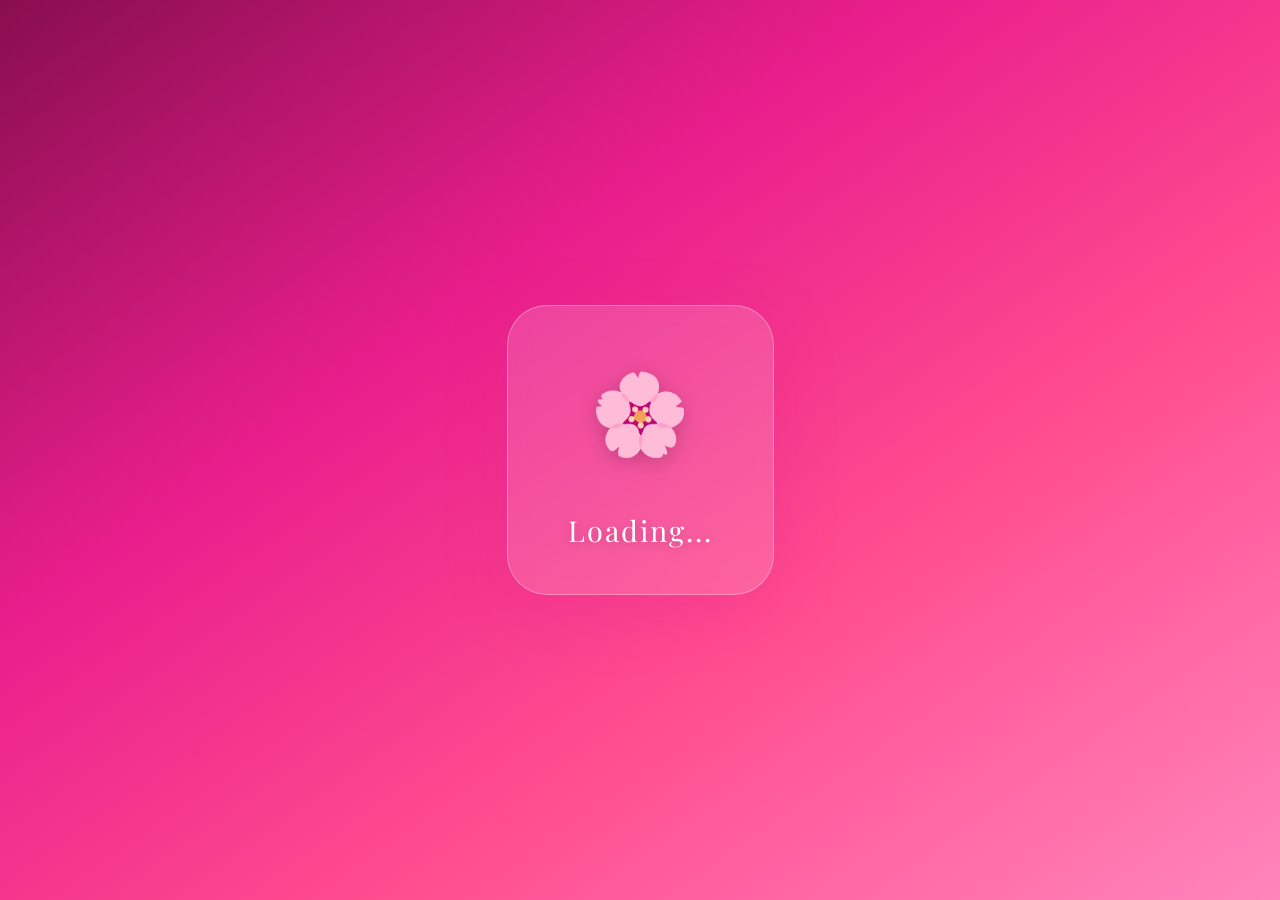
<file: index.html>
<!DOCTYPE html>
<html lang="en">
<head>
  <meta charset="UTF-8">
  <meta name="viewport" content="width=device-width, initial-scale=1.0">
  <title>Loading... | Art Appreciation E-Portfolio</title>
  <link rel="stylesheet" href="styles.css">
  <style>
    body, html {
      margin: 0;
      padding: 0;
      width: 100%;
      height: 100%;
      background: linear-gradient(145deg, var(--pink-700) 0%, var(--pink-500) 35%, var(--rose) 65%, var(--pink-300) 100%);
      display: flex;
      justify-content: center;
      align-items: center;
      overflow: hidden;
    }

    .loader-container {
      display: flex;
      flex-direction: column;
      align-items: center;
      gap: 24px;
      background: rgba(255, 255, 255, 0.15);
      backdrop-filter: blur(10px);
      padding: 40px 60px;
      border-radius: var(--radius-xl);
      border: 1px solid rgba(255, 255, 255, 0.3);
      box-shadow: var(--shadow-xl);
    }

    .flower-spinner {
      font-size: 5rem;
      animation: spin 2s linear infinite;
      filter: drop-shadow(0 4px 10px rgba(0, 0, 0, 0.2));
    }

    .loading-text {
      font-family: var(--font-display);
      font-size: 1.8rem;
      color: white;
      letter-spacing: 2px;
      animation: pulse 1s ease-in-out infinite alternate;
      text-shadow: 0 2px 10px rgba(0, 0, 0, 0.2);
    }

    @keyframes spin {
      100% { transform: rotate(360deg) scale(1.1); }
      50% { transform: rotate(180deg) scale(0.9); }
      0% { transform: rotate(0deg) scale(1.1); }
    }

    @keyframes pulse {
      0% { opacity: 0.7; transform: translateY(2px); }
      100% { opacity: 1; transform: translateY(-2px); }
    }
  </style>
  <link rel="icon" type="image/png" href="UA LOGO.png" />
</head>
<body>

  <div class="loader-container">
    <div class="flower-spinner">🌸</div>
    <div class="loading-text">Loading...</div>
  </div>

  <script>
    // Redirect to Home.html after exactly 2 seconds
    setTimeout(() => {
      window.location.replace('Home.html');
    }, 2000);
  </script>
</body>
</html>
</file>
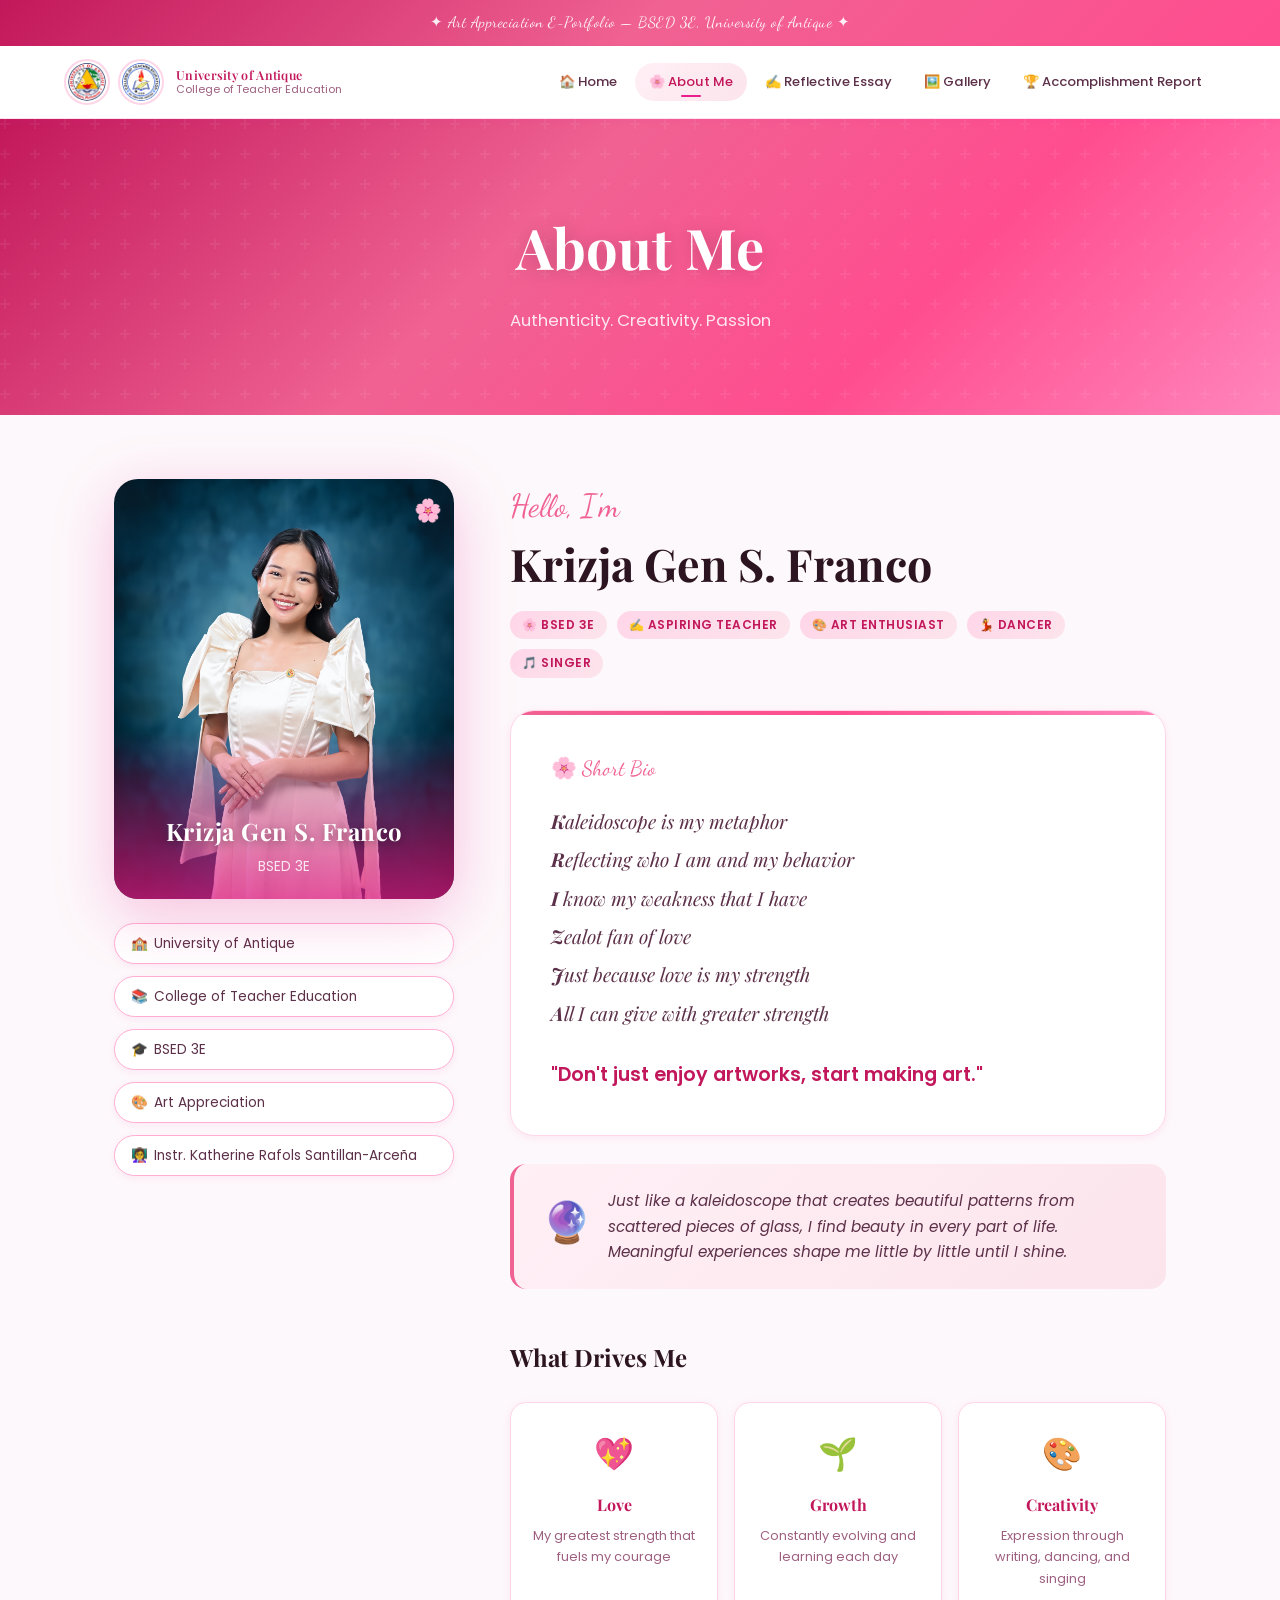
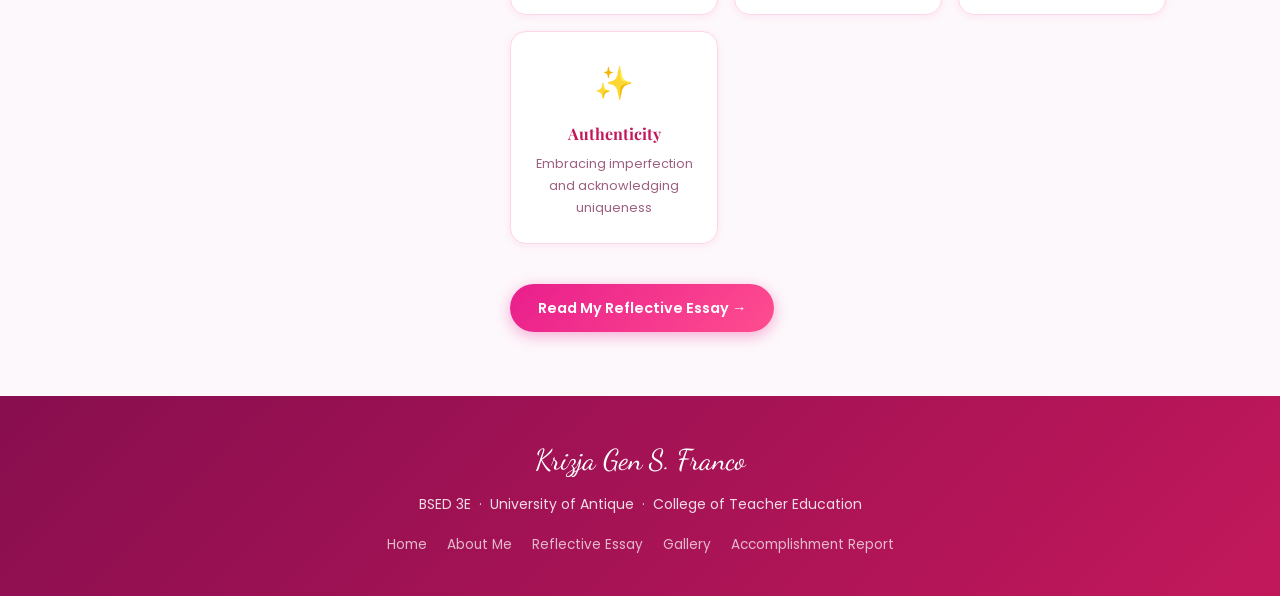
<file: Aboutme.html>
<!DOCTYPE html>
<html lang="en">
<head>
  <meta charset="UTF-8" />
  <meta name="viewport" content="width=device-width, initial-scale=1.0" />
  <title>About Me | Krizja Gen Franco – Art Appreciation E-Portfolio</title>
  <meta name="description" content="Meet Krizja Gen S. Franco, BSED 3E student at the University of Antique, College of Teacher Education." />
  <link rel="stylesheet" href="styles.css" />
  <style>
    /* ── ABOUT PAGE SPECIFIC ── */
    .about-wrap {
      max-width: 1100px;
      margin: 0 auto;
      padding: 64px 24px;
    }

    /* Profile section */
    .profile-section {
      display: grid;
      grid-template-columns: 340px 1fr;
      gap: 56px;
      align-items: start;
    }

    .profile-photo-col {
      position: sticky;
      top: 96px;
    }

    .profile-photo-frame {
      position: relative;
      border-radius: var(--radius-lg);
      overflow: hidden;
      box-shadow: var(--shadow-xl);
    }

    .profile-photo-frame::before {
      content: '';
      position: absolute;
      inset: 0;
      background: linear-gradient(to bottom, transparent 60%, rgba(233, 30, 140, 0.7));
      z-index: 1;
      pointer-events: none;
    }

    /* Decorative corner ornaments */
    .profile-photo-frame::after {
      content: '🌸';
      position: absolute;
      top: 12px;
      right: 12px;
      font-size: 1.4rem;
      z-index: 2;
    }

    .profile-photo {
      width: 100%;
      height: 420px;
      object-fit: cover;
      display: block;
      background: linear-gradient(135deg, var(--pink-100), var(--blush));
    }

    .profile-photo-placeholder {
      width: 100%;
      height: 420px;
      background: linear-gradient(135deg, var(--pink-100), var(--blush));
      display: flex;
      flex-direction: column;
      align-items: center;
      justify-content: center;
      font-size: 5rem;
      gap: 16px;
    }

    .profile-photo-placeholder p {
      font-family: var(--font-accent);
      font-size: 1.1rem;
      color: var(--pink-400);
    }

    .profile-badge {
      position: absolute;
      bottom: 20px;
      left: 0;
      right: 0;
      z-index: 2;
      text-align: center;
    }

    .profile-badge h2 {
      font-family: var(--font-display);
      font-size: 1.5rem;
      color: white;
      text-shadow: 0 2px 10px rgba(0,0,0,0.4);
      letter-spacing: 0.5px;
    }

    .profile-badge .course {
      font-size: 0.85rem;
      color: rgba(255,255,255,0.85);
      margin-top: 4px;
    }

    /* Upload hint */
    .upload-hint {
      margin-top: 16px;
      text-align: center;
      padding: 12px 16px;
      background: var(--pink-50);
      border-radius: var(--radius-md);
      border: 2px dashed var(--pink-200);
      font-size: 0.8rem;
      color: var(--text-light);
    }

    /* Profile info */
    .profile-info-col {}

    .profile-info-col .greeting {
      font-family: var(--font-accent);
      font-size: 2rem;
      color: var(--pink-400);
      margin-bottom: 4px;
    }

    .profile-info-col h1 {
      font-family: var(--font-display);
      font-size: clamp(1.8rem, 3.5vw, 2.8rem);
      color: var(--text-dark);
      line-height: 1.2;
    }

    .info-chips {
      display: flex;
      flex-wrap: wrap;
      gap: 10px;
      margin-top: 20px;
    }

    .info-chip {
      display: flex;
      align-items: center;
      gap: 6px;
      padding: 8px 16px;
      background: white;
      border: 1px solid var(--pink-200);
      border-radius: var(--radius-xl);
      font-size: 0.85rem;
      color: var(--text-mid);
      box-shadow: var(--shadow-sm);
    }

    .info-chip .chip-icon { color: var(--pink-400); }

    /* Bio card */
    .bio-card {
      background: white;
      border-radius: var(--radius-lg);
      padding: 40px;
      margin-top: 32px;
      border: 1px solid var(--pink-100);
      box-shadow: var(--shadow-sm);
      position: relative;
      overflow: hidden;
    }

    .bio-card::before {
      content: '';
      position: absolute;
      top: 0;
      left: 0;
      right: 0;
      height: 4px;
      background: linear-gradient(90deg, var(--pink-400), var(--rose), var(--pink-300));
    }

    .bio-label {
      font-family: var(--font-accent);
      font-size: 1.3rem;
      color: var(--pink-400);
      margin-bottom: 16px;
      display: flex;
      align-items: center;
      gap: 8px;
    }

    .bio-text {
      font-size: 1rem;
      color: var(--text-mid);
      line-height: 1.85;
    }

    .bio-text p + p {
      margin-top: 16px;
    }

    /* Metaphor callout */
    .metaphor-callout {
      margin-top: 28px;
      padding: 24px 28px;
      background: linear-gradient(135deg, var(--pink-50), var(--blush));
      border-radius: var(--radius-md);
      border-left: 4px solid var(--pink-400);
      display: flex;
      gap: 16px;
      align-items: flex-start;
    }

    .metaphor-callout .icon {
      font-size: 2.5rem;
      flex-shrink: 0;
    }

    .metaphor-callout p {
      font-size: 0.95rem;
      color: var(--text-mid);
      line-height: 1.7;
      font-style: italic;
    }

    /* Values section */
    .values-section {
      margin-top: 48px;
    }

    .values-section h3 {
      font-family: var(--font-display);
      font-size: 1.5rem;
      color: var(--text-dark);
      margin-bottom: 24px;
    }

    .values-grid {
      display: grid;
      grid-template-columns: repeat(auto-fit, minmax(180px, 1fr));
      gap: 16px;
    }

    .value-card {
      background: white;
      border: 1px solid var(--pink-100);
      border-radius: var(--radius-md);
      padding: 24px 20px;
      text-align: center;
      transition: all var(--transition);
      box-shadow: var(--shadow-sm);
    }

    .value-card:hover {
      transform: translateY(-4px);
      box-shadow: var(--shadow-md);
      border-color: var(--pink-300);
    }

    .value-card .icon { font-size: 2rem; margin-bottom: 10px; }
    .value-card h4 {
      font-family: var(--font-display);
      font-size: 1rem;
      color: var(--pink-600);
    }
    .value-card p {
      font-size: 0.8rem;
      color: var(--text-light);
      margin-top: 6px;
    }

    /* ── Responsive: Large screens ── */
    @media (min-width: 1400px) {
      .about-wrap { max-width: 1300px; }
      .profile-section { grid-template-columns: 380px 1fr; gap: 72px; }
    }

    /* ── Responsive: Tablet (900px and below) ── */
    @media (max-width: 900px) {
      .profile-section {
        grid-template-columns: 1fr;
        gap: 36px;
      }
      .profile-photo-col { position: static; }
      .profile-photo, .profile-photo-placeholder { height: 320px; }
      .about-wrap { padding: 48px 20px; }
      .bio-card { padding: 28px 24px; }
      .values-grid { grid-template-columns: repeat(2, 1fr); }
    }

    /* ── Responsive: Small mobile ── */
    @media (max-width: 480px) {
      .about-wrap { padding: 32px 16px; }
      .profile-photo, .profile-photo-placeholder { height: 260px; }
      .profile-badge h2 { font-size: 1.2rem; }
      .profile-badge .course { font-size: 0.78rem; }
      .profile-info-col .greeting { font-size: 1.6rem; }
      .profile-info-col h1 { font-size: 1.6rem; }
      .info-chips { gap: 8px; }
      .info-chip { padding: 6px 12px; font-size: 0.78rem; }
      .bio-card { padding: 24px 18px; margin-top: 24px; }
      .bio-card .bio-text { font-size: 1rem; line-height: 1.8; }
      .metaphor-callout { flex-direction: column; padding: 18px 16px; gap: 10px; }
      .metaphor-callout .icon { font-size: 2rem; }
      .metaphor-callout p { font-size: 0.88rem; }
      .values-section { margin-top: 36px; }
      .values-section h3 { font-size: 1.25rem; }
      .values-grid { grid-template-columns: 1fr 1fr; gap: 10px; }
      .value-card { padding: 18px 14px; }
      .value-card .icon { font-size: 1.6rem; }
      .value-card h4 { font-size: 0.9rem; }
      .value-card p { font-size: 0.72rem; }
    }

    /* ── Responsive: Extra small ── */
    @media (max-width: 360px) {
      .profile-photo, .profile-photo-placeholder { height: 220px; }
      .values-grid { grid-template-columns: 1fr; }
      .bio-card .bio-text { font-size: 0.92rem; }
    }
  </style>
  <link rel="icon" type="image/png" href="UA LOGO.png" />
</head>
<body>

  <!-- TOP BANNER -->
  <div class="top-banner">
    ✦ Art Appreciation E-Portfolio — BSED 3E, University of Antique ✦
  </div>

  <!-- NAVIGATION -->
  <nav class="navbar" role="navigation">
    <div class="nav-container">
      <div class="nav-brand">
        <div class="nav-logos">
          <img src="UA LOGO.png"  alt="University of Antique Logo"        class="nav-logo-img" />
          <img src="CTE LOGO.png" alt="College of Teacher Education Logo" class="nav-logo-img" />
        </div>
        <div class="nav-brand-text">
          <span class="uni-name">University of Antique</span>
          <span class="college-name">College of Teacher Education</span>
        </div>
      </div>
      <ul class="nav-links" id="navLinks">
        <li><a href="Home.html"                      >🏠 Home</a></li>
        <li><a href="Aboutme.html"              class="active">🌸 About Me</a></li>
        <li><a href="ReflectiveEssay.html"             >✍️ Reflective Essay</a></li>
        <li><a href="Media.html"                       >🖼️ Gallery</a></li>
        <li><a href="AccomplishmentReport.html"        >🏆 Accomplishment Report</a></li>
      </ul>
      <div class="nav-toggle" id="navToggle" role="button" aria-label="Open menu">
        <span></span><span></span><span></span>
      </div>
    </div>
  </nav>

  <!-- PAGE HERO -->
  <div class="page-hero">
    <h1>About Me</h1>
    <p>Authenticity. Creativity. Passion</p>
  </div>

  <!-- CONTENT -->
  <div class="about-wrap">
    <div class="profile-section">

      <!-- LEFT: Photo Column -->
      <div class="profile-photo-col">
        <div class="profile-photo-frame">
          <!-- Profile photo: save your photo as profile.jpg in this folder -->
          <img
            src="aboutmepic.jpg"
            alt="Krizja Gen S. Franco"
            class="profile-photo"
            id="profileImg"
          />
          <div class="profile-badge">
            <h2>Krizja Gen S. Franco</h2>
            <p class="course">BSED 3E</p>
          </div>
        </div>

        <div style="margin-top:24px; display:flex; flex-direction:column; gap:12px;">
          <div class="info-chip"><span class="chip-icon">🏫</span> University of Antique</div>
          <div class="info-chip"><span class="chip-icon">📚</span> College of Teacher Education</div>
          <div class="info-chip"><span class="chip-icon">🎓</span> BSED 3E</div>
          <div class="info-chip"><span class="chip-icon">🎨</span> Art Appreciation</div>
          <div class="info-chip"><span class="chip-icon">👩‍🏫</span> Instr. Katherine Rafols Santillan-Arceña</div>
        </div>
      </div>

      <!-- RIGHT: Info Column -->
      <div class="profile-info-col">
        <p class="greeting">Hello, I'm</p>
        <h1>Krizja Gen S. Franco</h1>

        <div class="info-chips">
          <span class="pink-tag">🌸 BSED 3E</span>
          <span class="pink-tag">✍️ Aspiring Teacher</span>
          <span class="pink-tag">🎨 Art Enthusiast</span>
          <span class="pink-tag">💃 Dancer</span>
          <span class="pink-tag">🎵 Singer</span>
        </div>

        <!-- Bio Card -->
        <div class="bio-card">
          <div class="bio-label">🌸 Short Bio</div>
          <div class="bio-text" style="font-family: var(--font-display); font-style: italic; font-size: 1.2rem; line-height: 2; color: var(--text-mid);">
            <p>
              <strong>K</strong>aleidoscope is my metaphor<br>
              <strong>R</strong>eflecting who I am and my behavior<br>
              <strong>I</strong> know my weakness that I have<br>
              <strong>Z</strong>ealot fan of love<br>
              <strong>J</strong>ust because love is my strength<br>
              <strong>A</strong>ll I can give with greater strength
            </p>
            <p style="margin-top: 24px; font-weight: 600; color: var(--pink-600); font-style: normal; font-family: var(--font-body);">
              "Don't just enjoy artworks, start making art."
            </p>
          </div>
        </div>

        <!-- Metaphor Callout -->
        <div class="metaphor-callout">
          <span class="icon">🔮</span>
          <p>
            Just like a kaleidoscope that creates beautiful patterns from scattered pieces of glass, I find beauty in every part of life. Meaningful experiences shape me little by little until I shine.
          </p>
        </div>

        <!-- Values -->
        <div class="values-section">
          <h3>What Drives Me</h3>
          <div class="values-grid">
            <div class="value-card">
              <div class="icon">💖</div>
              <h4>Love</h4>
              <p>My greatest strength that fuels my courage</p>
            </div>
            <div class="value-card">
              <div class="icon">🌱</div>
              <h4>Growth</h4>
              <p>Constantly evolving and learning each day</p>
            </div>
            <div class="value-card">
              <div class="icon">🎨</div>
              <h4>Creativity</h4>
              <p>Expression through writing, dancing, and singing</p>
            </div>
            <div class="value-card">
              <div class="icon">✨</div>
              <h4>Authenticity</h4>
              <p>Embracing imperfection and acknowledging uniqueness</p>
            </div>
          </div>
        </div>

        <div style="margin-top: 40px;">
          <a href="ReflectiveEssay.html" class="btn btn-primary">Read My Reflective Essay →</a>
        </div>
      </div>
    </div>
  </div>

  <!-- FOOTER -->
  <footer>
    <div class="footer-logo">Krizja Gen S. Franco</div>
    <p>BSED 3E &nbsp;·&nbsp; University of Antique &nbsp;·&nbsp; College of Teacher Education</p>
    <nav class="footer-links" aria-label="Footer navigation">
      <a href="Home.html">Home</a>
      <a href="Aboutme.html">About Me</a>
      <a href="ReflectiveEssay.html">Reflective Essay</a>
      <a href="Media.html">Gallery</a>
      <a href="AccomplishmentReport.html">Accomplishment Report</a>
    </nav>
  </footer>

  <script>
    const toggle = document.getElementById('navToggle');
    const links  = document.getElementById('navLinks');
    toggle.addEventListener('click', () => links.classList.toggle('open'));
  </script>
</body>
</html>
</file>
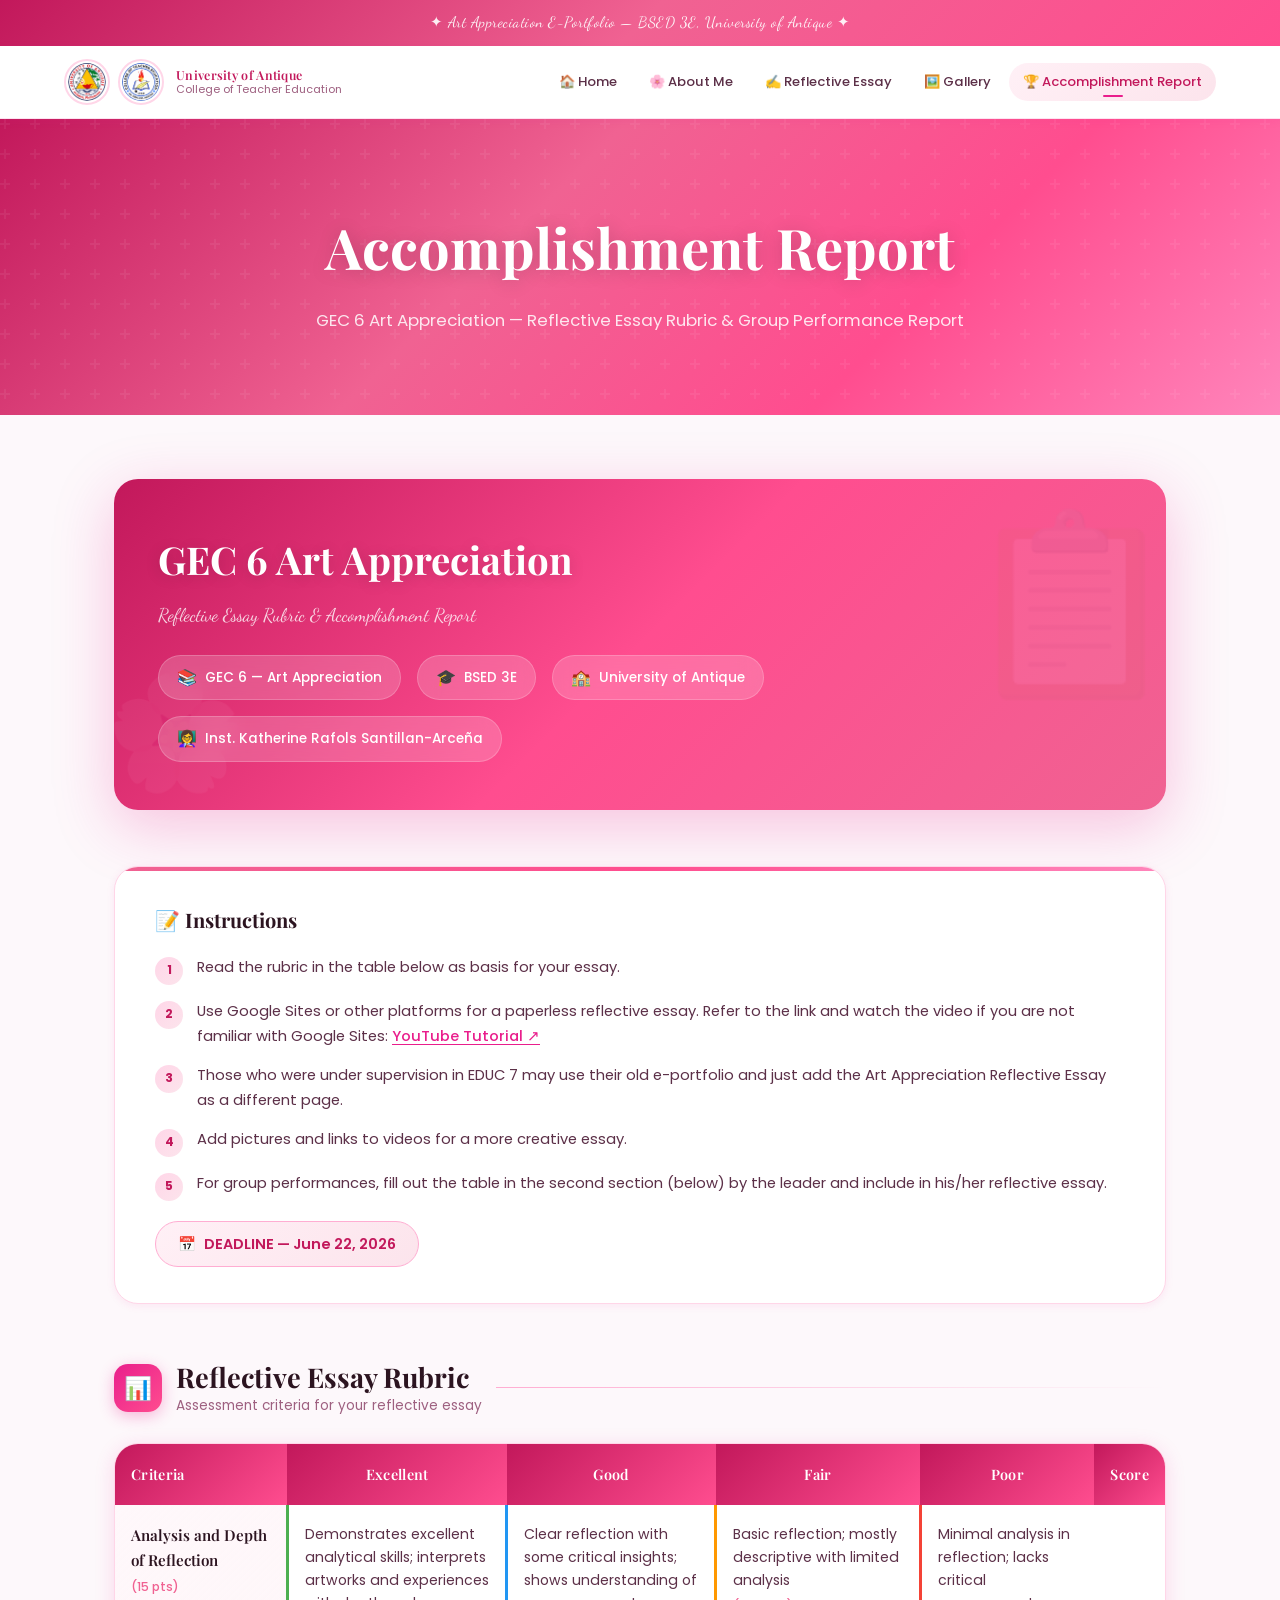
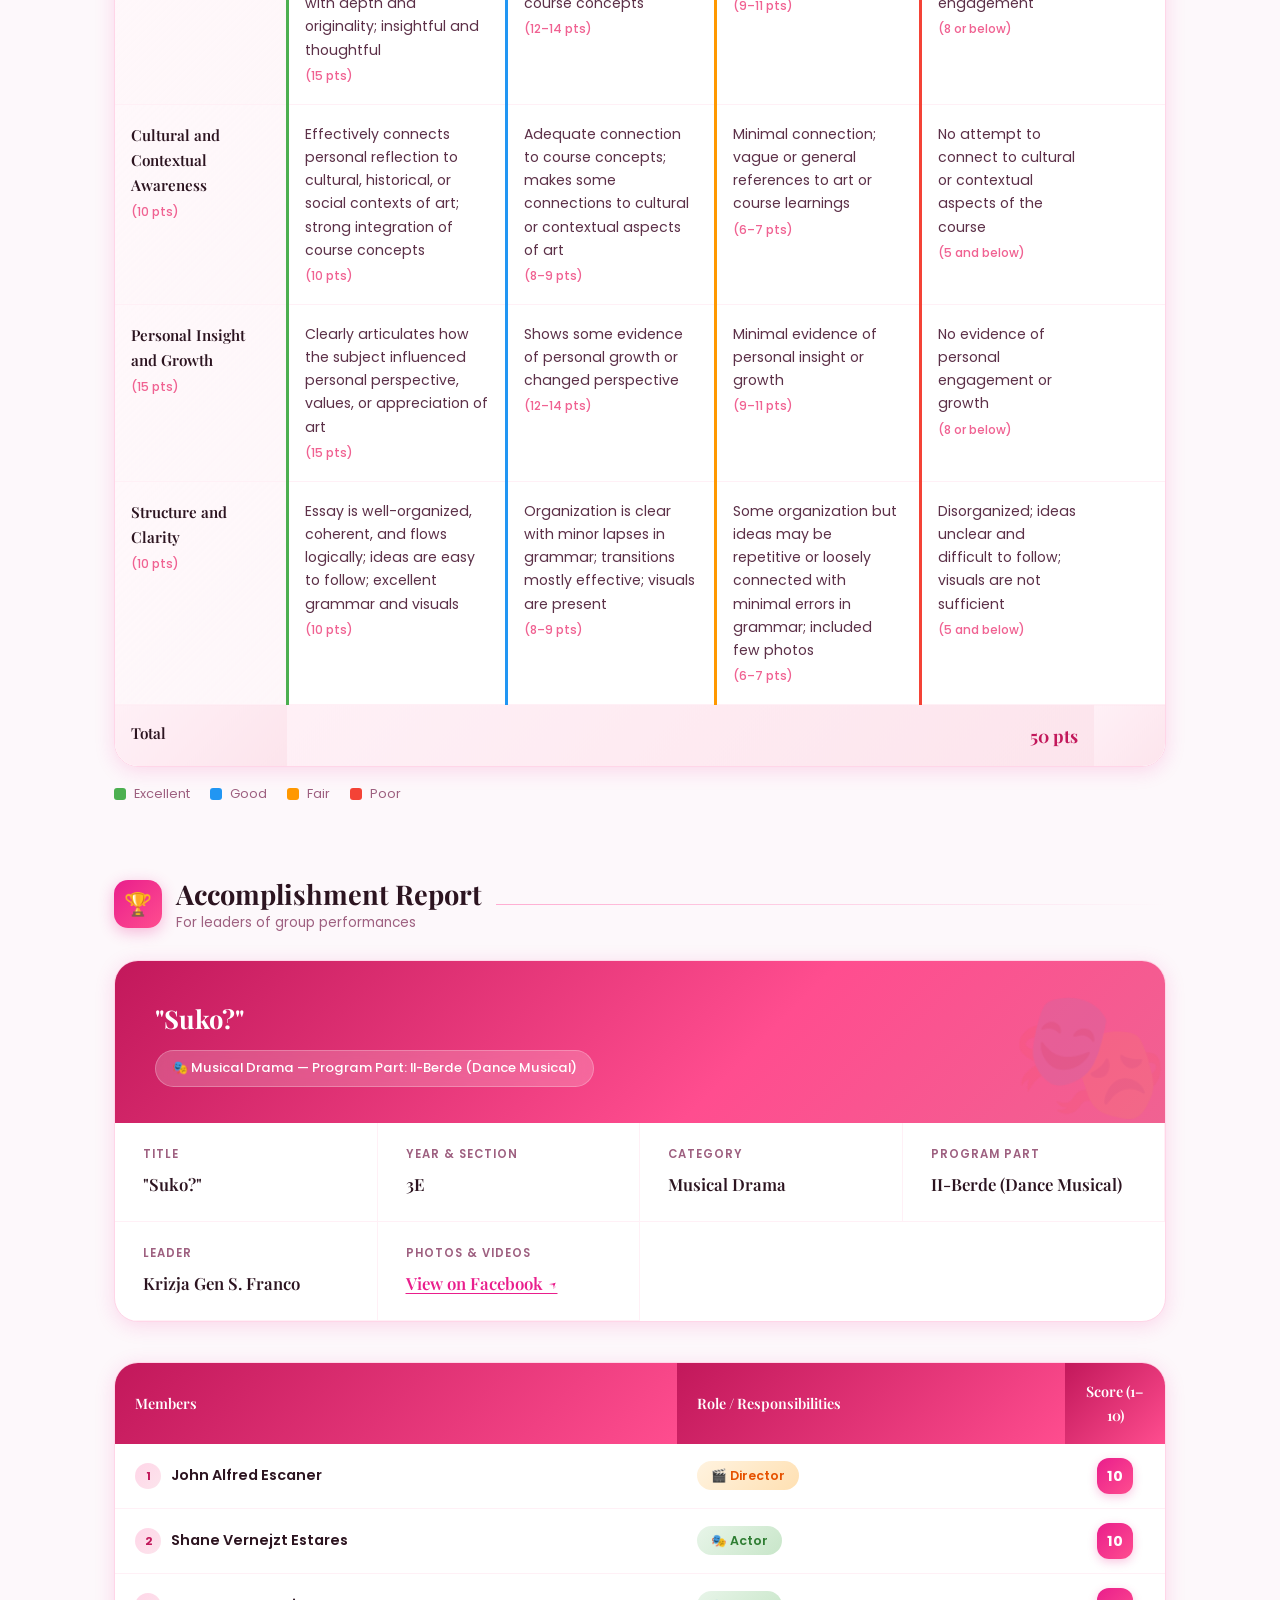
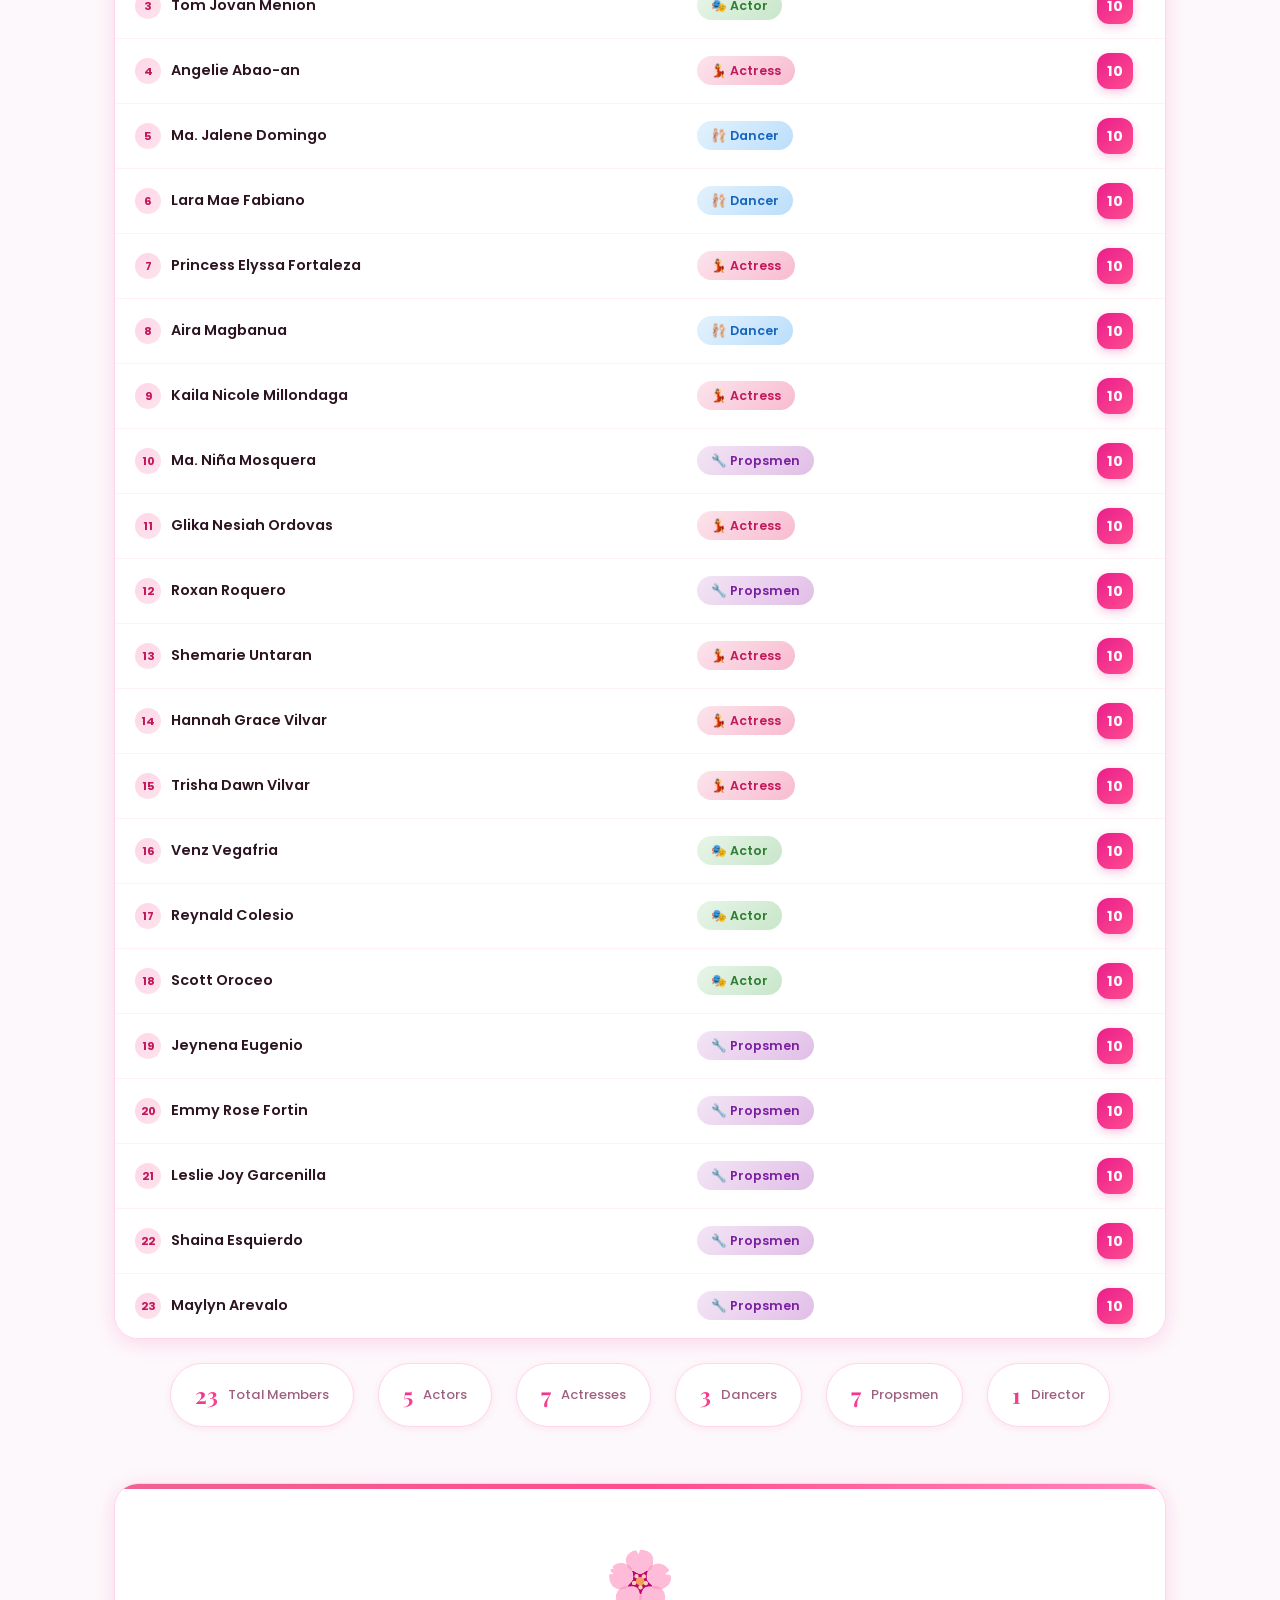
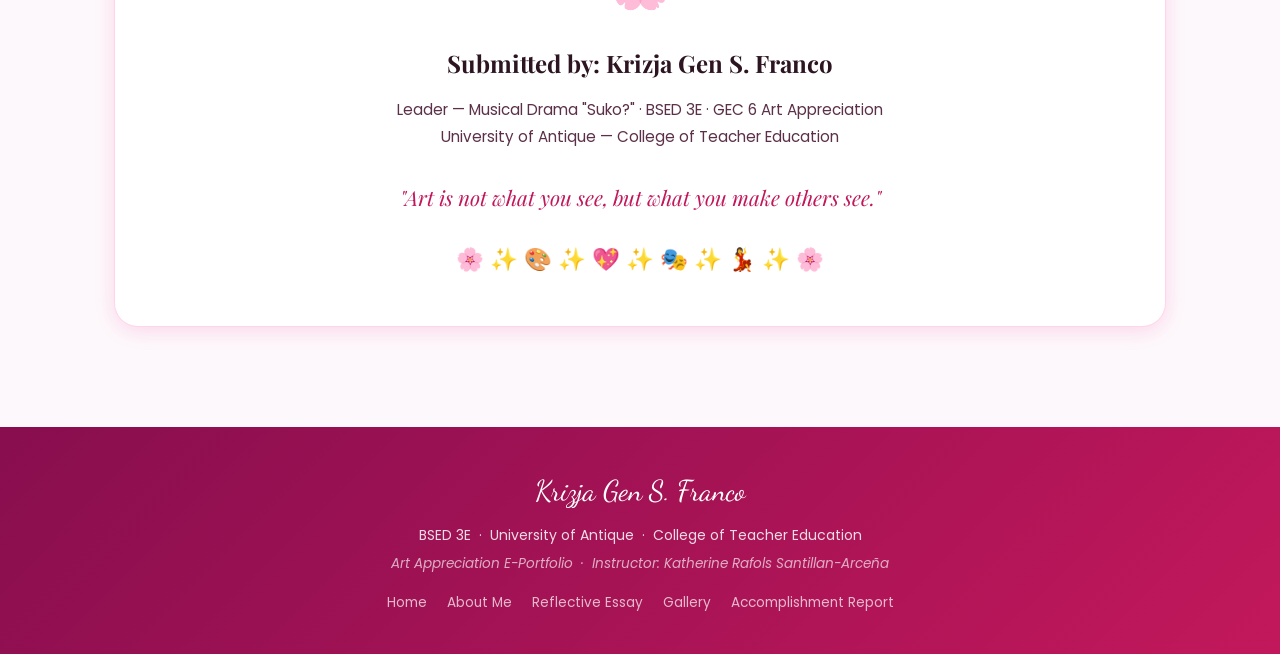
<file: AccomplishmentReport.html>
<!DOCTYPE html>
<html lang="en">
<head>
  <meta charset="UTF-8" />
  <meta name="viewport" content="width=device-width, initial-scale=1.0" />
  <title>Accomplishment Report | Krizja Gen Franco – Art Appreciation E-Portfolio</title>
  <meta name="description" content="Accomplishment Report for Art Appreciation by Krizja Gen S. Franco, BSED 3E, University of Antique." />
  <link rel="stylesheet" href="styles.css" />
  <style>
    /* ── ACCOMPLISHMENT REPORT PAGE ── */
    .acc-wrap {
      max-width: 1100px;
      margin: 0 auto;
      padding: 64px 24px 100px;
    }

    /* ── Hero Info Banner ── */
    .acc-hero-banner {
      background: linear-gradient(135deg, var(--pink-600) 0%, var(--rose) 50%, var(--pink-400) 100%);
      border-radius: var(--radius-lg);
      padding: 48px 44px;
      margin-bottom: 56px;
      position: relative;
      overflow: hidden;
      box-shadow: var(--shadow-xl);
    }

    .acc-hero-banner::before {
      content: '📋';
      position: absolute;
      font-size: 11rem;
      opacity: 0.06;
      top: -25px;
      right: -15px;
      pointer-events: none;
    }

    .acc-hero-banner::after {
      content: '🌸';
      position: absolute;
      font-size: 7rem;
      opacity: 0.07;
      bottom: -18px;
      left: -8px;
      pointer-events: none;
    }

    .acc-hero-banner .hero-title {
      font-family: var(--font-display);
      font-size: clamp(1.5rem, 3.5vw, 2.4rem);
      color: white;
      font-weight: 700;
      margin-bottom: 8px;
      position: relative;
      z-index: 1;
      text-shadow: 0 2px 15px rgba(0,0,0,0.15);
    }

    .acc-hero-banner .hero-subtitle {
      font-family: var(--font-accent);
      font-size: 1.15rem;
      color: rgba(255,255,255,0.8);
      position: relative;
      z-index: 1;
    }

    .acc-hero-banner .hero-meta {
      display: flex;
      flex-wrap: wrap;
      gap: 16px;
      margin-top: 24px;
      position: relative;
      z-index: 1;
    }

    .hero-meta-chip {
      display: inline-flex;
      align-items: center;
      gap: 8px;
      padding: 8px 18px;
      background: rgba(255,255,255,0.18);
      backdrop-filter: blur(10px);
      border-radius: 99px;
      color: white;
      font-size: 0.85rem;
      font-weight: 500;
      border: 1px solid rgba(255,255,255,0.2);
    }

    .hero-meta-chip .chip-icon {
      font-size: 1rem;
    }

    /* ── Section Headers ── */
    .section-title-bar {
      display: flex;
      align-items: center;
      gap: 14px;
      margin-bottom: 28px;
    }

    .section-title-bar .title-icon {
      width: 48px;
      height: 48px;
      border-radius: 14px;
      background: linear-gradient(135deg, var(--pink-500), var(--rose));
      display: flex;
      align-items: center;
      justify-content: center;
      font-size: 1.4rem;
      box-shadow: 0 4px 15px rgba(233, 30, 140, 0.3);
      flex-shrink: 0;
    }

    .section-title-bar h2 {
      font-family: var(--font-display);
      font-size: 1.7rem;
      color: var(--text-dark);
      line-height: 1.3;
    }

    .section-title-bar h2 small {
      display: block;
      font-family: var(--font-body);
      font-size: 0.85rem;
      color: var(--text-light);
      font-weight: 400;
      margin-top: 2px;
    }

    .section-title-bar::after {
      content: '';
      flex: 1;
      height: 1px;
      background: linear-gradient(to right, var(--pink-200), transparent);
    }

    /* ── Instructions Card ── */
    .instructions-card {
      background: white;
      border-radius: var(--radius-lg);
      padding: 36px 40px;
      border: 1px solid var(--pink-100);
      box-shadow: var(--shadow-sm);
      margin-bottom: 56px;
      position: relative;
      overflow: hidden;
    }

    .instructions-card::before {
      content: '';
      position: absolute;
      top: 0; left: 0; right: 0;
      height: 4px;
      background: linear-gradient(90deg, var(--pink-400), var(--rose), var(--pink-300));
    }

    .instructions-card h3 {
      font-family: var(--font-display);
      font-size: 1.25rem;
      color: var(--text-dark);
      margin-bottom: 18px;
      display: flex;
      align-items: center;
      gap: 10px;
    }

    .instructions-list {
      list-style: none;
      padding: 0;
      display: flex;
      flex-direction: column;
      gap: 14px;
    }

    .instructions-list li {
      display: flex;
      align-items: flex-start;
      gap: 14px;
      font-size: 0.92rem;
      color: var(--text-mid);
      line-height: 1.7;
    }

    .instructions-list .li-num {
      min-width: 28px;
      height: 28px;
      border-radius: 50%;
      background: linear-gradient(135deg, var(--pink-100), var(--blush));
      color: var(--pink-600);
      font-size: 0.75rem;
      font-weight: 700;
      display: flex;
      align-items: center;
      justify-content: center;
      flex-shrink: 0;
      margin-top: 2px;
    }

    .instructions-list a {
      color: var(--pink-500);
      text-decoration: underline;
      text-underline-offset: 3px;
      font-weight: 500;
      transition: color var(--transition);
    }

    .instructions-list a:hover {
      color: var(--pink-700);
    }

    .deadline-badge {
      display: inline-flex;
      align-items: center;
      gap: 8px;
      margin-top: 20px;
      padding: 10px 22px;
      background: linear-gradient(135deg, #fff0f6, #fce4ec);
      border: 1px solid var(--pink-200);
      border-radius: 99px;
      font-weight: 600;
      color: var(--pink-600);
      font-size: 0.9rem;
    }

    /* ── Rubric Table ── */
    .rubric-section {
      margin-bottom: 72px;
    }

    .rubric-table-wrap {
      border-radius: var(--radius-lg);
      overflow: hidden;
      box-shadow: var(--shadow-md);
      border: 1px solid var(--pink-100);
    }

    .rubric-table {
      width: 100%;
      border-collapse: collapse;
      background: white;
      font-size: 0.88rem;
    }

    .rubric-table thead th {
      background: linear-gradient(135deg, var(--pink-600), var(--rose));
      color: white;
      font-family: var(--font-display);
      font-weight: 600;
      font-size: 0.9rem;
      padding: 18px 16px;
      text-align: center;
      letter-spacing: 0.3px;
      border: none;
    }

    .rubric-table thead th:first-child {
      text-align: left;
      min-width: 160px;
    }

    .rubric-table tbody td {
      padding: 18px 16px;
      border-bottom: 1px solid var(--pink-50);
      vertical-align: top;
      color: var(--text-mid);
      line-height: 1.65;
      transition: background var(--transition);
    }

    .rubric-table tbody tr:hover td {
      background: var(--pink-50);
    }

    .rubric-table tbody tr:last-child td {
      border-bottom: none;
    }

    .rubric-table tbody td:first-child {
      font-family: var(--font-display);
      font-weight: 600;
      color: var(--text-dark);
      font-size: 0.95rem;
      background: linear-gradient(135deg, rgba(255,240,246,0.5), rgba(252,228,236,0.3));
    }

    .rubric-table tbody td:last-child {
      text-align: center;
      font-weight: 600;
      color: var(--pink-600);
      min-width: 60px;
    }

    .rubric-pts {
      display: block;
      font-size: 0.75rem;
      color: var(--pink-400);
      font-weight: 500;
      margin-top: 4px;
      font-family: var(--font-body);
    }

    .rubric-table .rating-excellent { border-left: 3px solid #4caf50; }
    .rubric-table .rating-good { border-left: 3px solid #2196f3; }
    .rubric-table .rating-fair { border-left: 3px solid #ff9800; }
    .rubric-table .rating-poor { border-left: 3px solid #f44336; }

    .rubric-table .total-row td {
      background: linear-gradient(135deg, var(--pink-50), var(--blush));
      font-family: var(--font-display);
      font-weight: 700;
      font-size: 1.1rem;
      color: var(--pink-600);
      padding: 16px;
      text-align: right;
    }

    .rubric-table .total-row td:first-child {
      text-align: left;
      background: linear-gradient(135deg, var(--pink-50), var(--blush));
    }

    .rubric-table .total-row td:last-child {
      font-size: 1.2rem;
    }

    .rubric-legend {
      display: flex;
      gap: 20px;
      margin-top: 16px;
      flex-wrap: wrap;
    }

    .legend-item {
      display: flex;
      align-items: center;
      gap: 8px;
      font-size: 0.8rem;
      color: var(--text-light);
    }

    .legend-dot {
      width: 12px;
      height: 12px;
      border-radius: 3px;
    }

    .legend-dot.excellent { background: #4caf50; }
    .legend-dot.good { background: #2196f3; }
    .legend-dot.fair { background: #ff9800; }
    .legend-dot.poor { background: #f44336; }

    /* ── Accomplishment Report Section ── */
    .report-section {
      margin-bottom: 56px;
    }

    .report-header-card {
      background: white;
      border-radius: var(--radius-lg);
      overflow: hidden;
      box-shadow: var(--shadow-md);
      border: 1px solid var(--pink-100);
      margin-bottom: 40px;
    }

    .report-header-top {
      background: linear-gradient(135deg, var(--pink-600) 0%, var(--rose) 60%, var(--pink-400) 100%);
      padding: 36px 40px;
      position: relative;
      overflow: hidden;
    }

    .report-header-top::before {
      content: '🎭';
      position: absolute;
      font-size: 8rem;
      opacity: 0.08;
      top: -15px;
      right: -5px;
      pointer-events: none;
    }

    .report-header-top h3 {
      font-family: var(--font-display);
      font-size: 1.6rem;
      color: white;
      position: relative;
      z-index: 1;
    }

    .report-header-top .report-badge {
      display: inline-flex;
      align-items: center;
      gap: 6px;
      margin-top: 10px;
      padding: 6px 16px;
      background: rgba(255,255,255,0.2);
      backdrop-filter: blur(8px);
      border-radius: 99px;
      color: white;
      font-size: 0.82rem;
      font-weight: 500;
      border: 1px solid rgba(255,255,255,0.25);
      position: relative;
      z-index: 1;
    }

    .report-details-grid {
      display: grid;
      grid-template-columns: repeat(auto-fit, minmax(220px, 1fr));
      gap: 0;
      padding: 0;
    }

    .detail-cell {
      padding: 22px 28px;
      border-bottom: 1px solid var(--pink-50);
      border-right: 1px solid var(--pink-50);
      transition: background var(--transition);
    }

    .detail-cell:hover {
      background: var(--pink-50);
    }

    .detail-cell .detail-label {
      font-size: 0.72rem;
      text-transform: uppercase;
      letter-spacing: 1px;
      color: var(--text-light);
      font-weight: 600;
      margin-bottom: 6px;
    }

    .detail-cell .detail-value {
      font-family: var(--font-display);
      font-size: 1.05rem;
      color: var(--text-dark);
      font-weight: 600;
    }

    .detail-cell .detail-value a {
      color: var(--pink-500);
      text-decoration: underline;
      text-underline-offset: 3px;
      transition: color var(--transition);
    }

    .detail-cell .detail-value a:hover {
      color: var(--pink-700);
    }

    /* ── Members Table ── */
    .members-table-wrap {
      border-radius: var(--radius-lg);
      overflow: hidden;
      box-shadow: var(--shadow-md);
      border: 1px solid var(--pink-100);
    }

    .members-table {
      width: 100%;
      border-collapse: collapse;
      background: white;
    }

    .members-table thead th {
      background: linear-gradient(135deg, var(--pink-600), var(--rose));
      color: white;
      font-family: var(--font-display);
      font-weight: 600;
      font-size: 0.9rem;
      padding: 16px 20px;
      text-align: left;
      border: none;
    }

    .members-table thead th:last-child {
      text-align: center;
      width: 100px;
    }

    .members-table tbody td {
      padding: 14px 20px;
      border-bottom: 1px solid var(--pink-50);
      font-size: 0.9rem;
      color: var(--text-mid);
      transition: background var(--transition);
    }

    .members-table tbody tr:hover td {
      background: var(--pink-50);
    }

    .members-table tbody tr:last-child td {
      border-bottom: none;
    }

    .members-table tbody td:first-child {
      font-weight: 600;
      color: var(--text-dark);
    }

    .members-table tbody td:last-child {
      text-align: center;
    }

    .member-num {
      display: inline-flex;
      align-items: center;
      justify-content: center;
      width: 26px;
      height: 26px;
      border-radius: 50%;
      background: linear-gradient(135deg, var(--pink-100), var(--blush));
      color: var(--pink-600);
      font-size: 0.7rem;
      font-weight: 700;
      margin-right: 10px;
      flex-shrink: 0;
    }

    .role-badge {
      display: inline-flex;
      align-items: center;
      gap: 5px;
      padding: 4px 14px;
      border-radius: 99px;
      font-size: 0.78rem;
      font-weight: 600;
    }

    .role-badge.director {
      background: linear-gradient(135deg, #fff3e0, #ffe0b2);
      color: #e65100;
    }

    .role-badge.actor {
      background: linear-gradient(135deg, #e8f5e9, #c8e6c9);
      color: #2e7d32;
    }

    .role-badge.actress {
      background: linear-gradient(135deg, #fce4ec, #f8bbd0);
      color: #c2185b;
    }

    .role-badge.dancer {
      background: linear-gradient(135deg, #e3f2fd, #bbdefb);
      color: #1565c0;
    }

    .role-badge.propsmen {
      background: linear-gradient(135deg, #f3e5f5, #e1bee7);
      color: #7b1fa2;
    }

    .score-pill {
      display: inline-flex;
      align-items: center;
      justify-content: center;
      min-width: 36px;
      height: 36px;
      border-radius: 12px;
      background: linear-gradient(135deg, var(--pink-500), var(--rose));
      color: white;
      font-weight: 700;
      font-size: 0.9rem;
      box-shadow: 0 3px 10px rgba(233, 30, 140, 0.25);
    }

    /* ── Total Count Bar ── */
    .members-summary {
      display: flex;
      justify-content: center;
      gap: 24px;
      margin-top: 24px;
      flex-wrap: wrap;
    }

    .summary-chip {
      display: flex;
      align-items: center;
      gap: 10px;
      padding: 12px 24px;
      background: white;
      border-radius: 99px;
      border: 1px solid var(--pink-100);
      box-shadow: var(--shadow-sm);
      transition: all var(--transition);
    }

    .summary-chip:hover {
      transform: translateY(-2px);
      box-shadow: var(--shadow-md);
    }

    .summary-chip .chip-count {
      font-family: var(--font-display);
      font-size: 1.4rem;
      font-weight: 700;
      background: linear-gradient(135deg, var(--pink-500), var(--rose));
      -webkit-background-clip: text;
      -webkit-text-fill-color: transparent;
      background-clip: text;
    }

    .summary-chip .chip-text {
      font-size: 0.82rem;
      color: var(--text-light);
      font-weight: 500;
    }

    /* ── Closing Card ── */
    .closing-card {
      background: white;
      border-radius: var(--radius-lg);
      padding: 48px;
      margin-top: 56px;
      border: 1px solid var(--pink-100);
      box-shadow: var(--shadow-md);
      text-align: center;
      position: relative;
      overflow: hidden;
    }

    .closing-card::before {
      content: '';
      position: absolute;
      top: 0; left: 0; right: 0;
      height: 5px;
      background: linear-gradient(90deg, var(--pink-400), var(--rose), var(--pink-300));
    }

    .closing-card .big-icon {
      font-size: 3.5rem;
      margin-bottom: 16px;
    }

    .closing-card h3 {
      font-family: var(--font-display);
      font-size: 1.5rem;
      color: var(--text-dark);
      margin-bottom: 12px;
    }

    .closing-card p {
      font-size: 0.95rem;
      color: var(--text-mid);
      line-height: 1.8;
      max-width: 650px;
      margin: 0 auto;
    }

    .closing-card .final-quote {
      font-family: var(--font-display);
      font-style: italic;
      font-size: 1.3rem;
      color: var(--pink-600);
      margin-top: 28px;
    }

    .sparkle-row {
      display: flex;
      justify-content: center;
      gap: 18px;
      margin-top: 24px;
      font-size: 1.4rem;
    }

    /* ── Responsive ── */
    @media (max-width: 768px) {
      .rubric-table-wrap,
      .members-table-wrap {
        overflow-x: auto;
        -webkit-overflow-scrolling: touch;
      }

      .rubric-table,
      .members-table {
        min-width: 700px;
      }

      .acc-hero-banner { padding: 32px 24px; }
      .instructions-card { padding: 28px 24px; }
      .report-header-top { padding: 28px 24px; }
      .detail-cell { padding: 16px 20px; }
      .closing-card { padding: 32px 24px; }
    }

    @media (max-width: 480px) {
      .hero-meta-chip { font-size: 0.78rem; padding: 6px 14px; }
      .report-details-grid { grid-template-columns: 1fr; }
    }
  </style>
  <link rel="icon" type="image/png" href="UA LOGO.png" />
</head>
<body>

  <!-- TOP BANNER -->
  <div class="top-banner">
    ✦ Art Appreciation E-Portfolio — BSED 3E, University of Antique ✦
  </div>

  <!-- NAVIGATION -->
  <nav class="navbar" role="navigation">
    <div class="nav-container">
      <div class="nav-brand">
        <div class="nav-logos">
          <img src="UA LOGO.png"  alt="University of Antique Logo"        class="nav-logo-img" />
          <img src="CTE LOGO.png" alt="College of Teacher Education Logo" class="nav-logo-img" />
        </div>
        <div class="nav-brand-text">
          <span class="uni-name">University of Antique</span>
          <span class="college-name">College of Teacher Education</span>
        </div>
      </div>
      <ul class="nav-links" id="navLinks">
        <li><a href="Home.html"                              >🏠 Home</a></li>
        <li><a href="Aboutme.html"                           >🌸 About Me</a></li>
        <li><a href="ReflectiveEssay.html"                   >✍️ Reflective Essay</a></li>
        <li><a href="Media.html"                             >🖼️ Gallery</a></li>
        <li><a href="AccomplishmentReport.html"   class="active">🏆 Accomplishment Report</a></li>
      </ul>
      <div class="nav-toggle" id="navToggle" role="button" aria-label="Open menu">
        <span></span><span></span><span></span>
      </div>
    </div>
  </nav>

  <!-- PAGE HERO -->
  <div class="page-hero">
    <h1>Accomplishment Report</h1>
    <p>GEC 6 Art Appreciation — Reflective Essay Rubric &amp; Group Performance Report</p>
  </div>

  <!-- CONTENT -->
  <div class="acc-wrap">

    <!-- ══════════ HERO BANNER ══════════ -->
    <div class="acc-hero-banner">
      <div class="hero-title">GEC 6 Art Appreciation</div>
      <div class="hero-subtitle">Reflective Essay Rubric &amp; Accomplishment Report</div>
      <div class="hero-meta">
        <div class="hero-meta-chip">
          <span class="chip-icon">📚</span> GEC 6 — Art Appreciation
        </div>
        <div class="hero-meta-chip">
          <span class="chip-icon">🎓</span> BSED 3E
        </div>
        <div class="hero-meta-chip">
          <span class="chip-icon">🏫</span> University of Antique
        </div>
        <div class="hero-meta-chip">
          <span class="chip-icon">👩‍🏫</span> Inst. Katherine Rafols Santillan-Arceña
        </div>
      </div>
    </div>

    <!-- ══════════ INSTRUCTIONS ══════════ -->
    <div class="instructions-card">
      <h3>📝 Instructions</h3>
      <ol class="instructions-list">
        <li>
          <span class="li-num">1</span>
          <span>Read the rubric in the table below as basis for your essay.</span>
        </li>
        <li>
          <span class="li-num">2</span>
          <span>Use Google Sites or other platforms for a paperless reflective essay. Refer to the link and watch the video if you are not familiar with Google Sites: <a href="https://www.youtube.com/watch?v=0woNTtlcxgM" target="_blank" rel="noopener">YouTube Tutorial ↗</a></span>
        </li>
        <li>
          <span class="li-num">3</span>
          <span>Those who were under supervision in EDUC 7 may use their old e-portfolio and just add the Art Appreciation Reflective Essay as a different page.</span>
        </li>
        <li>
          <span class="li-num">4</span>
          <span>Add pictures and links to videos for a more creative essay.</span>
        </li>
        <li>
          <span class="li-num">5</span>
          <span>For group performances, fill out the table in the second section (below) by the leader and include in his/her reflective essay.</span>
        </li>
      </ol>
      <div class="deadline-badge">
        <span>📅</span> DEADLINE — June 22, 2026
      </div>
    </div>

    <!-- ══════════ RUBRIC TABLE ══════════ -->
    <div class="rubric-section">
      <div class="section-title-bar">
        <div class="title-icon">📊</div>
        <h2>Reflective Essay Rubric <small>Assessment criteria for your reflective essay</small></h2>
      </div>

      <div class="rubric-table-wrap">
        <table class="rubric-table" id="rubricTable">
          <thead>
            <tr>
              <th>Criteria</th>
              <th>Excellent</th>
              <th>Good</th>
              <th>Fair</th>
              <th>Poor</th>
              <th>Score</th>
            </tr>
          </thead>
          <tbody>
            <!-- Row 1 -->
            <tr>
              <td>
                Analysis and Depth of Reflection
                <span class="rubric-pts">(15 pts)</span>
              </td>
              <td class="rating-excellent">
                Demonstrates excellent analytical skills; interprets artworks and experiences with depth and originality; insightful and thoughtful
                <span class="rubric-pts">(15 pts)</span>
              </td>
              <td class="rating-good">
                Clear reflection with some critical insights; shows understanding of course concepts
                <span class="rubric-pts">(12–14 pts)</span>
              </td>
              <td class="rating-fair">
                Basic reflection; mostly descriptive with limited analysis
                <span class="rubric-pts">(9–11 pts)</span>
              </td>
              <td class="rating-poor">
                Minimal analysis in reflection; lacks critical engagement
                <span class="rubric-pts">(8 or below)</span>
              </td>
              <td></td>
            </tr>
            <!-- Row 2 -->
            <tr>
              <td>
                Cultural and Contextual Awareness
                <span class="rubric-pts">(10 pts)</span>
              </td>
              <td class="rating-excellent">
                Effectively connects personal reflection to cultural, historical, or social contexts of art; strong integration of course concepts
                <span class="rubric-pts">(10 pts)</span>
              </td>
              <td class="rating-good">
                Adequate connection to course concepts; makes some connections to cultural or contextual aspects of art
                <span class="rubric-pts">(8–9 pts)</span>
              </td>
              <td class="rating-fair">
                Minimal connection; vague or general references to art or course learnings
                <span class="rubric-pts">(6–7 pts)</span>
              </td>
              <td class="rating-poor">
                No attempt to connect to cultural or contextual aspects of the course
                <span class="rubric-pts">(5 and below)</span>
              </td>
              <td></td>
            </tr>
            <!-- Row 3 -->
            <tr>
              <td>
                Personal Insight and Growth
                <span class="rubric-pts">(15 pts)</span>
              </td>
              <td class="rating-excellent">
                Clearly articulates how the subject influenced personal perspective, values, or appreciation of art
                <span class="rubric-pts">(15 pts)</span>
              </td>
              <td class="rating-good">
                Shows some evidence of personal growth or changed perspective
                <span class="rubric-pts">(12–14 pts)</span>
              </td>
              <td class="rating-fair">
                Minimal evidence of personal insight or growth
                <span class="rubric-pts">(9–11 pts)</span>
              </td>
              <td class="rating-poor">
                No evidence of personal engagement or growth
                <span class="rubric-pts">(8 or below)</span>
              </td>
              <td></td>
            </tr>
            <!-- Row 4 -->
            <tr>
              <td>
                Structure and Clarity
                <span class="rubric-pts">(10 pts)</span>
              </td>
              <td class="rating-excellent">
                Essay is well-organized, coherent, and flows logically; ideas are easy to follow; excellent grammar and visuals
                <span class="rubric-pts">(10 pts)</span>
              </td>
              <td class="rating-good">
                Organization is clear with minor lapses in grammar; transitions mostly effective; visuals are present
                <span class="rubric-pts">(8–9 pts)</span>
              </td>
              <td class="rating-fair">
                Some organization but ideas may be repetitive or loosely connected with minimal errors in grammar; included few photos
                <span class="rubric-pts">(6–7 pts)</span>
              </td>
              <td class="rating-poor">
                Disorganized; ideas unclear and difficult to follow; visuals are not sufficient
                <span class="rubric-pts">(5 and below)</span>
              </td>
              <td></td>
            </tr>
            <!-- Total Row -->
            <tr class="total-row">
              <td>Total</td>
              <td colspan="4" style="text-align: right;">50 pts</td>
              <td></td>
            </tr>
          </tbody>
        </table>
      </div>

      <div class="rubric-legend">
        <div class="legend-item">
          <div class="legend-dot excellent"></div> Excellent
        </div>
        <div class="legend-item">
          <div class="legend-dot good"></div> Good
        </div>
        <div class="legend-item">
          <div class="legend-dot fair"></div> Fair
        </div>
        <div class="legend-item">
          <div class="legend-dot poor"></div> Poor
        </div>
      </div>
    </div>

    <!-- ══════════ ACCOMPLISHMENT REPORT ══════════ -->
    <div class="report-section">
      <div class="section-title-bar">
        <div class="title-icon">🏆</div>
        <h2>Accomplishment Report <small>For leaders of group performances</small></h2>
      </div>

      <!-- Report Header Card -->
      <div class="report-header-card">
        <div class="report-header-top">
          <h3>"Suko?"</h3>
          <div class="report-badge">🎭 Musical Drama — Program Part: II-Berde (Dance Musical)</div>
        </div>
        <div class="report-details-grid">
          <div class="detail-cell">
            <div class="detail-label">Title</div>
            <div class="detail-value">"Suko?"</div>
          </div>
          <div class="detail-cell">
            <div class="detail-label">Year &amp; Section</div>
            <div class="detail-value">3E</div>
          </div>
          <div class="detail-cell">
            <div class="detail-label">Category</div>
            <div class="detail-value">Musical Drama</div>
          </div>
          <div class="detail-cell">
            <div class="detail-label">Program Part</div>
            <div class="detail-value">II-Berde (Dance Musical)</div>
          </div>
          <div class="detail-cell">
            <div class="detail-label">Leader</div>
            <div class="detail-value">Krizja Gen S. Franco</div>
          </div>
          <div class="detail-cell">
            <div class="detail-label">Photos &amp; Videos</div>
            <div class="detail-value"><a href="https://www.facebook.com/share/v/1AqbfgBsuA/" target="_blank" rel="noopener">View on Facebook ↗</a></div>
          </div>
        </div>
      </div>

      <!-- Members Table -->
      <div class="members-table-wrap">
        <table class="members-table" id="membersTable">
          <thead>
            <tr>
              <th>Members</th>
              <th>Role / Responsibilities</th>
              <th>Score (1–10)</th>
            </tr>
          </thead>
          <tbody>
            <tr>
              <td><span class="member-num">1</span>John Alfred Escaner</td>
              <td><span class="role-badge director">🎬 Director</span></td>
              <td><span class="score-pill">10</span></td>
            </tr>
            <tr>
              <td><span class="member-num">2</span>Shane Vernejzt Estares</td>
              <td><span class="role-badge actor">🎭 Actor</span></td>
              <td><span class="score-pill">10</span></td>
            </tr>
            <tr>
              <td><span class="member-num">3</span>Tom Jovan Menion</td>
              <td><span class="role-badge actor">🎭 Actor</span></td>
              <td><span class="score-pill">10</span></td>
            </tr>
            <tr>
              <td><span class="member-num">4</span>Angelie Abao-an</td>
              <td><span class="role-badge actress">💃 Actress</span></td>
              <td><span class="score-pill">10</span></td>
            </tr>
            <tr>
              <td><span class="member-num">5</span>Ma. Jalene Domingo</td>
              <td><span class="role-badge dancer">🩰 Dancer</span></td>
              <td><span class="score-pill">10</span></td>
            </tr>
            <tr>
              <td><span class="member-num">6</span>Lara Mae Fabiano</td>
              <td><span class="role-badge dancer">🩰 Dancer</span></td>
              <td><span class="score-pill">10</span></td>
            </tr>
            <tr>
              <td><span class="member-num">7</span>Princess Elyssa Fortaleza</td>
              <td><span class="role-badge actress">💃 Actress</span></td>
              <td><span class="score-pill">10</span></td>
            </tr>
            <tr>
              <td><span class="member-num">8</span>Aira Magbanua</td>
              <td><span class="role-badge dancer">🩰 Dancer</span></td>
              <td><span class="score-pill">10</span></td>
            </tr>
            <tr>
              <td><span class="member-num">9</span>Kaila Nicole Millondaga</td>
              <td><span class="role-badge actress">💃 Actress</span></td>
              <td><span class="score-pill">10</span></td>
            </tr>
            <tr>
              <td><span class="member-num">10</span>Ma. Niña Mosquera</td>
              <td><span class="role-badge propsmen">🔧 Propsmen</span></td>
              <td><span class="score-pill">10</span></td>
            </tr>
            <tr>
              <td><span class="member-num">11</span>Glika Nesiah Ordovas</td>
              <td><span class="role-badge actress">💃 Actress</span></td>
              <td><span class="score-pill">10</span></td>
            </tr>
            <tr>
              <td><span class="member-num">12</span>Roxan Roquero</td>
              <td><span class="role-badge propsmen">🔧 Propsmen</span></td>
              <td><span class="score-pill">10</span></td>
            </tr>
            <tr>
              <td><span class="member-num">13</span>Shemarie Untaran</td>
              <td><span class="role-badge actress">💃 Actress</span></td>
              <td><span class="score-pill">10</span></td>
            </tr>
            <tr>
              <td><span class="member-num">14</span>Hannah Grace Vilvar</td>
              <td><span class="role-badge actress">💃 Actress</span></td>
              <td><span class="score-pill">10</span></td>
            </tr>
            <tr>
              <td><span class="member-num">15</span>Trisha Dawn Vilvar</td>
              <td><span class="role-badge actress">💃 Actress</span></td>
              <td><span class="score-pill">10</span></td>
            </tr>
            <tr>
              <td><span class="member-num">16</span>Venz Vegafria</td>
              <td><span class="role-badge actor">🎭 Actor</span></td>
              <td><span class="score-pill">10</span></td>
            </tr>
            <tr>
              <td><span class="member-num">17</span>Reynald Colesio</td>
              <td><span class="role-badge actor">🎭 Actor</span></td>
              <td><span class="score-pill">10</span></td>
            </tr>
            <tr>
              <td><span class="member-num">18</span>Scott Oroceo</td>
              <td><span class="role-badge actor">🎭 Actor</span></td>
              <td><span class="score-pill">10</span></td>
            </tr>
            <tr>
              <td><span class="member-num">19</span>Jeynena Eugenio</td>
              <td><span class="role-badge propsmen">🔧 Propsmen</span></td>
              <td><span class="score-pill">10</span></td>
            </tr>
            <tr>
              <td><span class="member-num">20</span>Emmy Rose Fortin</td>
              <td><span class="role-badge propsmen">🔧 Propsmen</span></td>
              <td><span class="score-pill">10</span></td>
            </tr>
            <tr>
              <td><span class="member-num">21</span>Leslie Joy Garcenilla</td>
              <td><span class="role-badge propsmen">🔧 Propsmen</span></td>
              <td><span class="score-pill">10</span></td>
            </tr>
            <tr>
              <td><span class="member-num">22</span>Shaina Esquierdo</td>
              <td><span class="role-badge propsmen">🔧 Propsmen</span></td>
              <td><span class="score-pill">10</span></td>
            </tr>
            <tr>
              <td><span class="member-num">23</span>Maylyn Arevalo</td>
              <td><span class="role-badge propsmen">🔧 Propsmen</span></td>
              <td><span class="score-pill">10</span></td>
            </tr>
          </tbody>
        </table>
      </div>

      <!-- Members Summary -->
      <div class="members-summary">
        <div class="summary-chip">
          <span class="chip-count">23</span>
          <span class="chip-text">Total Members</span>
        </div>
        <div class="summary-chip">
          <span class="chip-count">5</span>
          <span class="chip-text">Actors</span>
        </div>
        <div class="summary-chip">
          <span class="chip-count">7</span>
          <span class="chip-text">Actresses</span>
        </div>
        <div class="summary-chip">
          <span class="chip-count">3</span>
          <span class="chip-text">Dancers</span>
        </div>
        <div class="summary-chip">
          <span class="chip-count">7</span>
          <span class="chip-text">Propsmen</span>
        </div>
        <div class="summary-chip">
          <span class="chip-count">1</span>
          <span class="chip-text">Director</span>
        </div>
      </div>
    </div>

    <!-- ══════════ CLOSING CARD ══════════ -->
    <div class="closing-card">
      <div class="big-icon">🌸</div>
      <h3>Submitted by: Krizja Gen S. Franco</h3>
      <p>
        Leader — Musical Drama "Suko?" · BSED 3E · GEC 6 Art Appreciation<br />
        University of Antique — College of Teacher Education
      </p>
      <p class="final-quote">
        "Art is not what you see, but what you make others see."
      </p>
      <div class="sparkle-row" aria-hidden="true">
        🌸 ✨ 🎨 ✨ 💖 ✨ 🎭 ✨ 💃 ✨ 🌸
      </div>
    </div>

  </div><!-- /acc-wrap -->

  <!-- FOOTER -->
  <footer>
    <div class="footer-logo">Krizja Gen S. Franco</div>
    <p>BSED 3E &nbsp;·&nbsp; University of Antique &nbsp;·&nbsp; College of Teacher Education</p>
    <p style="margin-top:4px; font-style:italic; color:rgba(255,255,255,0.65); font-size:0.85rem;">Art Appreciation E-Portfolio &nbsp;·&nbsp; Instructor: Katherine Rafols Santillan-Arceña</p>
    <nav class="footer-links" aria-label="Footer navigation">
      <a href="Home.html">Home</a>
      <a href="Aboutme.html">About Me</a>
      <a href="ReflectiveEssay.html">Reflective Essay</a>
      <a href="Media.html">Gallery</a>
      <a href="AccomplishmentReport.html">Accomplishment Report</a>
    </nav>
  </footer>

  <script>
    // Mobile nav toggle
    const toggle = document.getElementById('navToggle');
    const links  = document.getElementById('navLinks');
    toggle.addEventListener('click', () => links.classList.toggle('open'));

    // Animate elements on scroll
    const observer = new IntersectionObserver((entries) => {
      entries.forEach(entry => {
        if (entry.isIntersecting) {
          entry.target.style.opacity = '1';
          entry.target.style.transform = 'translateY(0)';
        }
      });
    }, { threshold: 0.1 });

    document.querySelectorAll(
      '.instructions-card, .rubric-table-wrap, .report-header-card, .members-table-wrap, .summary-chip, .closing-card, .acc-hero-banner, .instructions-list li'
    ).forEach((el, i) => {
      el.style.opacity = '0';
      el.style.transform = 'translateY(24px)';
      el.style.transition = `opacity 0.6s ease ${i * 0.05}s, transform 0.6s ease ${i * 0.05}s, background 0.3s, box-shadow 0.3s, border-color 0.3s`;
      observer.observe(el);
    });

    // Animate table rows
    document.querySelectorAll('.members-table tbody tr, .rubric-table tbody tr').forEach((el, i) => {
      el.style.opacity = '0';
      el.style.transform = 'translateX(-12px)';
      el.style.transition = `opacity 0.4s ease ${i * 0.03}s, transform 0.4s ease ${i * 0.03}s, background 0.3s`;
      observer.observe(el);
    });
  </script>
</body>
</html>
</file>
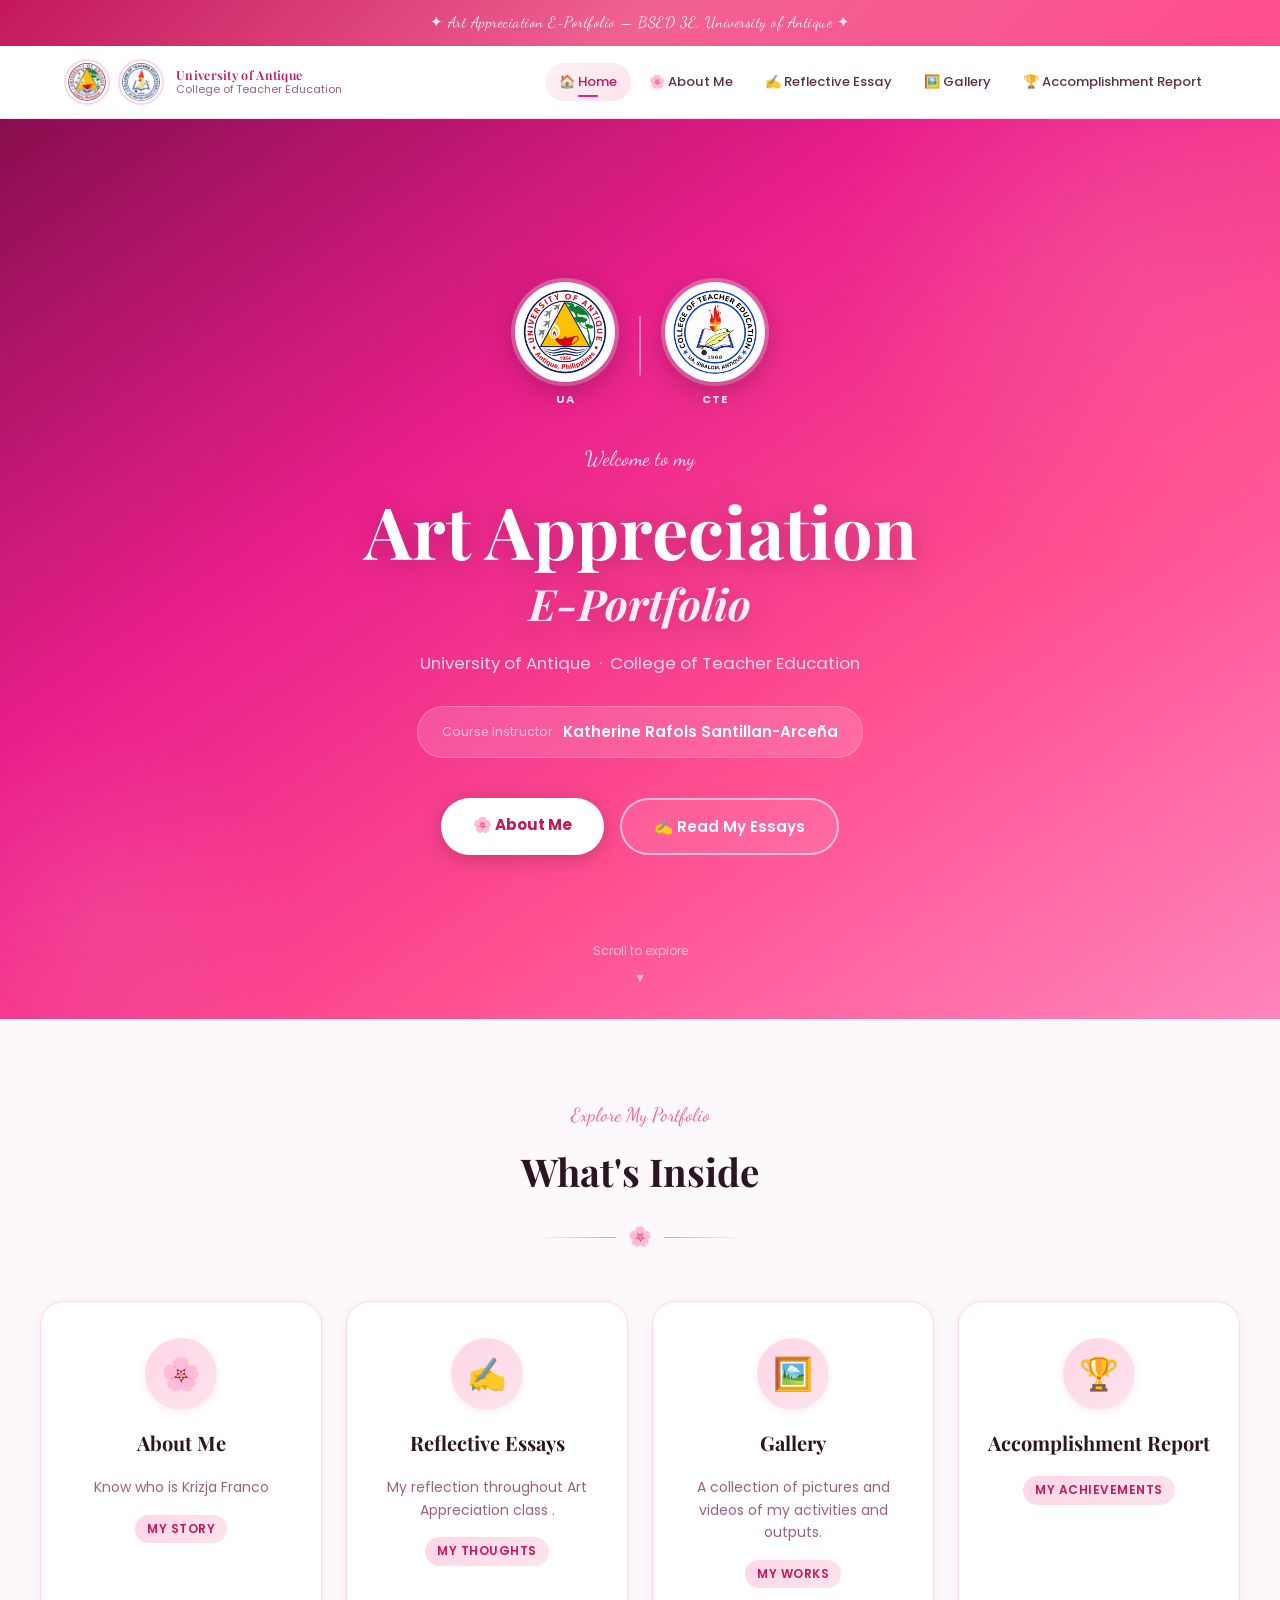
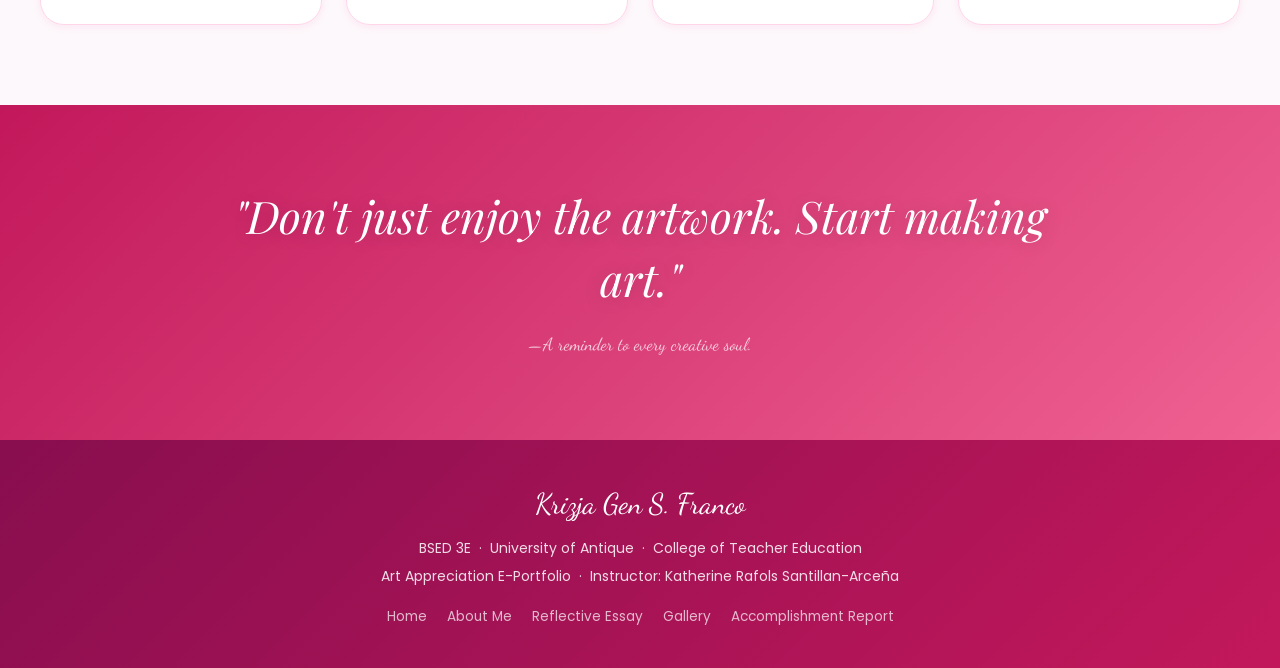
<file: Home.html>
<!DOCTYPE html>
<html lang="en">
<head>
  <meta charset="UTF-8" />
  <meta name="viewport" content="width=device-width, initial-scale=1.0" />
  <title>Art Appreciation E-Portfolio | Krizja Gen Franco</title>
  <meta name="description" content="Art Appreciation E-Portfolio of Krizja Gen S. Franco, BSED 3E, University of Antique – College of Teacher Education." />
  <link rel="stylesheet" href="styles.css" />
  <style>
    /* ── HOME-SPECIFIC STYLES ── */
    .hero {
      width: 100%;
      min-height: 100vh;
      background: linear-gradient(145deg, var(--pink-700) 0%, var(--pink-500) 35%, var(--rose) 65%, var(--pink-300) 100%);
      display: flex;
      flex-direction: column;
      align-items: center;
      justify-content: center;
      text-align: center;
      padding: 40px 24px;
      position: relative;
      overflow: hidden;
      box-sizing: border-box;
    }

    /* Decorative circles */
    .hero::before {
      content: '';
      position: absolute;
      width: 600px; height: 600px;
      border-radius: 50%;
      background: radial-gradient(circle, rgba(255,255,255,0.08) 0%, transparent 70%);
      top: -150px; right: -150px;
    }
    .hero::after {
      content: '';
      position: absolute;
      width: 400px; height: 400px;
      border-radius: 50%;
      background: radial-gradient(circle, rgba(255,255,255,0.06) 0%, transparent 70%);
      bottom: -100px; left: -100px;
    }

    /* Floating petals */
    .petals-container {
      position: absolute;
      inset: 0;
      pointer-events: none;
      overflow: hidden;
    }

    .petal {
      position: absolute;
      bottom: -20px;
      font-size: 1.2rem;
      opacity: 0;
      animation: floatUp 6s ease-in infinite;
    }
    .petal:nth-child(1)  { left: 10%; animation-delay: 0s; font-size: 0.9rem; }
    .petal:nth-child(2)  { left: 20%; animation-delay: 1s; font-size: 1.3rem; }
    .petal:nth-child(3)  { left: 30%; animation-delay: 2s; font-size: 0.8rem; }
    .petal:nth-child(4)  { left: 40%; animation-delay: 0.5s; font-size: 1.1rem; }
    .petal:nth-child(5)  { left: 55%; animation-delay: 1.5s; font-size: 0.9rem; }
    .petal:nth-child(6)  { left: 65%; animation-delay: 3s; font-size: 1.4rem; }
    .petal:nth-child(7)  { left: 75%; animation-delay: 2.5s; font-size: 0.7rem; }
    .petal:nth-child(8)  { left: 85%; animation-delay: 0.8s; font-size: 1.2rem; }
    .petal:nth-child(9)  { left: 92%; animation-delay: 4s; font-size: 1rem; }
    .petal:nth-child(10) { left: 5%;  animation-delay: 3.5s; font-size: 1.5rem; }

    /* Logos */
    .hero-logos {
      display: flex;
      gap: 24px;
      align-items: center;
      margin-bottom: 32px;
      position: relative;
      z-index: 1;
    }

    .hero-logo-wrap {
      display: flex;
      flex-direction: column;
      align-items: center;
      gap: 8px;
    }

    .hero-logo-img {
      width: 100px;
      height: 100px;
      object-fit: contain;
      border-radius: 50%;
      background: white;
      padding: 8px;
      box-shadow: 0 8px 30px rgba(0,0,0,0.25), 0 0 0 4px rgba(255,255,255,0.3);
      animation: fadeInUp 0.8s ease forwards;
      transition: transform var(--transition);
    }
    .hero-logo-img:hover { transform: scale(1.08) rotate(3deg); }

    .logo-label {
      font-size: 0.7rem;
      font-weight: 700;
      color: rgba(255,255,255,0.9);
      letter-spacing: 1px;
      text-transform: uppercase;
    }

    .hero-divider {
      width: 2px;
      height: 60px;
      background: rgba(255,255,255,0.4);
      border-radius: 99px;
    }

    /* Hero text */
    .hero-content {
      position: relative;
      z-index: 1;
      max-width: 800px;
    }

    .hero-eyebrow {
      font-family: var(--font-accent);
      font-size: 1.3rem;
      color: rgba(255,255,255,0.85);
      margin-bottom: 12px;
      display: block;
      animation: fadeInUp 0.8s 0.1s ease both;
    }

    .hero-title {
      font-family: var(--font-display);
      font-size: clamp(2.5rem, 6vw, 4.5rem);
      color: white;
      line-height: 1.15;
      text-shadow: 0 4px 30px rgba(0,0,0,0.25);
      animation: fadeInUp 0.8s 0.2s ease both;
    }

    .hero-title span {
      display: block;
      font-style: italic;
      color: rgba(255,255,255,0.9);
      font-size: 0.6em;
      margin-top: 8px;
    }

    .hero-subtitle {
      margin-top: 20px;
      color: rgba(255,255,255,0.8);
      font-size: 1.05rem;
      animation: fadeInUp 0.8s 0.3s ease both;
    }

    .hero-instructor {
      display: inline-flex;
      align-items: center;
      gap: 10px;
      margin-top: 28px;
      background: rgba(255,255,255,0.15);
      backdrop-filter: blur(10px);
      padding: 12px 24px;
      border-radius: var(--radius-xl);
      border: 1px solid rgba(255,255,255,0.25);
      animation: fadeInUp 0.8s 0.4s ease both;
    }
    .hero-instructor .label { color: rgba(255,255,255,0.65); font-size: 0.78rem; }
    .hero-instructor .name  { color: white; font-weight: 600; font-size: 0.95rem; }

    .hero-btns {
      display: flex;
      gap: 16px;
      margin-top: 40px;
      flex-wrap: wrap;
      justify-content: center;
      animation: fadeInUp 0.8s 0.5s ease both;
    }

    .btn-hero-primary {
      background: white;
      color: var(--pink-600);
      padding: 14px 32px;
      border-radius: var(--radius-xl);
      font-weight: 700;
      font-size: 0.95rem;
      box-shadow: 0 4px 20px rgba(0,0,0,0.2);
      transition: all var(--transition);
    }
    .btn-hero-primary:hover {
      transform: translateY(-3px);
      box-shadow: 0 8px 30px rgba(0,0,0,0.3);
    }

    .btn-hero-outline {
      border: 2px solid rgba(255,255,255,0.6);
      color: white;
      padding: 14px 32px;
      border-radius: var(--radius-xl);
      font-weight: 600;
      font-size: 0.95rem;
      backdrop-filter: blur(8px);
      background: rgba(255,255,255,0.1);
      transition: all var(--transition);
    }
    .btn-hero-outline:hover {
      background: rgba(255,255,255,0.2);
      transform: translateY(-3px);
    }

    /* ── Feature Cards ── */
    .features-section {
      padding: 80px 24px;
      background: var(--off-white);
      width: 100%;
      box-sizing: border-box;
    }

    .features-grid {
      max-width: 1200px;
      margin: 48px auto 0;
      display: grid;
      grid-template-columns: repeat(auto-fit, minmax(240px, 1fr));
      gap: 24px;
    }

    .feature-card {
      background: white;
      border-radius: var(--radius-lg);
      padding: 36px 28px;
      text-align: center;
      border: 1px solid var(--pink-100);
      box-shadow: var(--shadow-sm);
      transition: all var(--transition);
      text-decoration: none;
      color: inherit;
      display: flex;
      flex-direction: column;
      align-items: center;
      gap: 16px;
    }

    .feature-card:hover {
      transform: translateY(-8px);
      box-shadow: var(--shadow-lg);
      border-color: var(--pink-200);
    }

    .feature-icon {
      width: 72px;
      height: 72px;
      border-radius: 50%;
      background: linear-gradient(135deg, var(--pink-100), var(--blush));
      display: flex;
      align-items: center;
      justify-content: center;
      font-size: 2rem;
      box-shadow: var(--shadow-sm);
      transition: transform var(--transition);
    }
    .feature-card:hover .feature-icon { transform: scale(1.15) rotate(10deg); }

    .feature-card h3 {
      font-family: var(--font-display);
      font-size: 1.25rem;
      color: var(--text-dark);
    }

    .feature-card p {
      font-size: 0.875rem;
      color: var(--text-light);
      line-height: 1.6;
    }

    /* ── Quote Section ── */
    .quote-section {
      background: linear-gradient(135deg, var(--pink-600) 0%, var(--pink-400) 100%);
      padding: 80px 24px;
      text-align: center;
      width: 100%;
      box-sizing: border-box;
    }

    .quote-text {
      font-family: var(--font-display);
      font-size: clamp(1.5rem, 4vw, 2.8rem);
      color: white;
      font-style: italic;
      max-width: 900px;
      margin: 0 auto;
      line-height: 1.4;
      text-shadow: 0 2px 20px rgba(0,0,0,0.15);
    }

    .quote-sub {
      margin-top: 20px;
      color: rgba(255,255,255,0.75);
      font-size: 0.9rem;
      font-family: var(--font-accent);
      font-size: 1.1rem;
    }

    /* ── Scroll hint ── */
    .scroll-hint {
      position: absolute;
      bottom: 30px;
      left: 50%;
      transform: translateX(-50%);
      display: flex;
      flex-direction: column;
      align-items: center;
      gap: 6px;
      color: rgba(255,255,255,0.6);
      font-size: 0.75rem;
      z-index: 1;
      animation: bounce 2s ease infinite;
    }

    @keyframes bounce {
      0%, 100% { transform: translateX(-50%) translateY(0); }
      50%       { transform: translateX(-50%) translateY(8px); }
    }

    .scroll-hint::after {
      content: '▼';
      font-size: 0.8rem;
    }

    /* ── Responsive: Large screens ── */
    @media (min-width: 1400px) {
      .features-grid { max-width: 1400px; }
      .hero-content { max-width: 1000px; }
      .hero-title { font-size: 4.5rem; }
      .quote-text { font-size: 2.8rem; }
    }

    /* ── Responsive: Tablet ── */
    @media (max-width: 768px) {
      .hero { min-height: 90vh; padding: 32px 20px; }
      .hero-logos { gap: 16px; margin-bottom: 24px; }
      .hero-logo-img { width: 72px; height: 72px; padding: 6px; }
      .logo-label { font-size: 0.6rem; }
      .hero-divider { height: 40px; }
      .hero-eyebrow { font-size: 1.1rem; }
      .hero-subtitle { font-size: 0.92rem; }
      .hero-instructor { padding: 10px 18px; flex-direction: column; gap: 4px; text-align: center; }
      .hero-instructor .label { font-size: 0.7rem; }
      .hero-instructor .name { font-size: 0.85rem; }
      .hero-btns { gap: 12px; }
      .btn-hero-primary,
      .btn-hero-outline { padding: 12px 24px; font-size: 0.88rem; }
      .features-section { padding: 56px 20px; }
      .features-grid { gap: 16px; }
      .feature-card { padding: 28px 24px; }
      .quote-section { padding: 56px 20px; }
      .scroll-hint { bottom: 20px; }
    }

    /* ── Responsive: Small mobile ── */
    @media (max-width: 480px) {
      .hero { min-height: 85vh; padding: 24px 16px; }
      .hero-logos { gap: 12px; margin-bottom: 20px; }
      .hero-logo-img { width: 60px; height: 60px; padding: 5px; box-shadow: 0 4px 15px rgba(0,0,0,0.2), 0 0 0 3px rgba(255,255,255,0.25); }
      .logo-label { font-size: 0.55rem; }
      .hero-divider { height: 32px; }
      .hero-eyebrow { font-size: 0.95rem; }
      .hero-title span { font-size: 0.55em; }
      .hero-subtitle { font-size: 0.85rem; margin-top: 14px; }
      .hero-instructor { padding: 8px 14px; margin-top: 20px; }
      .hero-instructor .label { font-size: 0.65rem; }
      .hero-instructor .name { font-size: 0.8rem; }
      .hero-btns { flex-direction: column; align-items: center; gap: 10px; margin-top: 28px; }
      .btn-hero-primary,
      .btn-hero-outline { padding: 12px 28px; font-size: 0.85rem; width: 100%; max-width: 260px; text-align: center; justify-content: center; display: flex; }
      .features-section { padding: 44px 16px; }
      .features-grid { grid-template-columns: 1fr; gap: 14px; }
      .feature-card { padding: 24px 20px; }
      .feature-icon { width: 56px; height: 56px; font-size: 1.6rem; }
      .feature-card h3 { font-size: 1.1rem; }
      .feature-card p { font-size: 0.82rem; }
      .quote-section { padding: 44px 16px; }
      .quote-sub { font-size: 0.9rem; }
      .scroll-hint { display: none; }
    }

    /* ── Responsive: Extra small ── */
    @media (max-width: 360px) {
      .hero { padding: 20px 12px; }
      .hero-logo-img { width: 50px; height: 50px; }
      .hero-btns { margin-top: 24px; }
    }
  </style>
  <link rel="icon" type="image/png" href="UA LOGO.png" />
</head>
<body>

  <!-- TOP BANNER -->
  <div class="top-banner">
    ✦ Art Appreciation E-Portfolio — BSED 3E, University of Antique ✦
  </div>

  <!-- NAVIGATION -->
  <nav class="navbar" role="navigation">
    <div class="nav-container">
      <div class="nav-brand">
        <div class="nav-logos">
          <img src="UA LOGO.png"  alt="University of Antique Logo"          class="nav-logo-img" />
          <img src="CTE LOGO.png" alt="College of Teacher Education Logo"   class="nav-logo-img" />
        </div>
        <div class="nav-brand-text">
          <span class="uni-name">University of Antique</span>
          <span class="college-name">College of Teacher Education</span>
        </div>
      </div>

      <ul class="nav-links" id="navLinks">
        <li><a href="Home.html"                class="active">🏠 Home</a></li>
        <li><a href="Aboutme.html"                     >🌸 About Me</a></li>
        <li><a href="ReflectiveEssay.html"             >✍️ Reflective Essay</a></li>
        <li><a href="Media.html"                       >🖼️ Gallery</a></li>
        <li><a href="AccomplishmentReport.html"        >🏆 Accomplishment Report</a></li>
      </ul>

      <div class="nav-toggle" id="navToggle" aria-label="Open menu" role="button">
        <span></span><span></span><span></span>
      </div>
    </div>
  </nav>

  <!-- HERO -->
  <section class="hero" id="hero">
    <div class="petals-container" aria-hidden="true">
      <span class="petal">🌸</span>
      <span class="petal">🌺</span>
      <span class="petal">🌸</span>
      <span class="petal">🌷</span>
      <span class="petal">🌸</span>
      <span class="petal">🌺</span>
      <span class="petal">🌸</span>
      <span class="petal">🌷</span>
      <span class="petal">🌸</span>
      <span class="petal">🌺</span>
    </div>

    <!-- Logos -->
    <div class="hero-logos">
      <div class="hero-logo-wrap">
        <img src="UA LOGO.png"  alt="University of Antique" class="hero-logo-img" />
        <span class="logo-label">UA</span>
      </div>
      <div class="hero-divider" aria-hidden="true"></div>
      <div class="hero-logo-wrap">
        <img src="CTE LOGO.png" alt="College of Teacher Education" class="hero-logo-img" />
        <span class="logo-label">CTE</span>
      </div>
    </div>

    <!-- Text -->
    <div class="hero-content">
      <span class="hero-eyebrow">Welcome to my</span>
      <h1 class="hero-title">
        Art Appreciation
        <span>E-Portfolio</span>
      </h1>
      <p class="hero-subtitle">
        University of Antique &nbsp;·&nbsp; College of Teacher Education
      </p>

      <div class="hero-instructor">
        <span class="label">Course Instructor</span>
        <span class="name">Katherine Rafols Santillan-Arceña</span>
      </div>

      <div class="hero-btns">
        <a href="Aboutme.html"         class="btn-hero-primary">🌸 About Me</a>
        <a href="ReflectiveEssay.html" class="btn-hero-outline">✍️ Read My Essays</a>
      </div>
    </div>

    <div class="scroll-hint" aria-hidden="true">Scroll to explore</div>
  </section>

  <!-- FEATURES -->
  <section class="features-section" id="features">
    <div class="section-heading">
      <span class="eyebrow">Explore My Portfolio</span>
      <h2>What's Inside</h2>
      <div class="divider"><span>🌸</span></div>
    </div>

    <div class="features-grid">
      <a href="Aboutme.html" class="feature-card fade-in fade-in-delay-1">
        <div class="feature-icon">🌸</div>
        <h3>About Me</h3>
        <p>Know who is Krizja Franco</p>
        <span class="pink-tag">My Story</span>
      </a>

      <a href="ReflectiveEssay.html" class="feature-card fade-in fade-in-delay-2">
        <div class="feature-icon">✍️</div>
        <h3>Reflective Essays</h3>
        <p>My reflection throughout Art Appreciation class .</p>
        <span class="pink-tag">My Thoughts</span>
      </a>

      <a href="Media.html" class="feature-card fade-in fade-in-delay-3">
        <div class="feature-icon">🖼️</div>
        <h3>Gallery</h3>
        <p>A collection of pictures and videos of my activities and outputs.</p>
        <span class="pink-tag">My Works</span>
      </a>

      <a href="AccomplishmentReport.html" class="feature-card fade-in">
        <div class="feature-icon">🏆</div>
        <h3>Accomplishment Report</h3>
        <span class="pink-tag">My Achievements</span>
      </a>
    </div>
  </section>

  <!-- QUOTE -->
  <section class="quote-section">
    <p class="quote-text">"Don't just enjoy the artwork. Start making art."</p>
    <p class="quote-sub">—A reminder to every creative soul.</p>
  </section>

  <!-- FOOTER -->
  <footer>
    <div class="footer-logo">Krizja Gen S. Franco</div>
    <p>BSED 3E &nbsp;·&nbsp; University of Antique &nbsp;·&nbsp; College of Teacher Education</p>
    <p style="margin-top:4px;">Art Appreciation E-Portfolio &nbsp;·&nbsp; Instructor: Katherine Rafols Santillan-Arceña</p>
    <nav class="footer-links" aria-label="Footer navigation">
      <a href="Home.html">Home</a>
      <a href="Aboutme.html">About Me</a>
      <a href="ReflectiveEssay.html">Reflective Essay</a>
      <a href="Media.html">Gallery</a>
      <a href="AccomplishmentReport.html">Accomplishment Report</a>
    </nav>
  </footer>

  <script>
    // Mobile nav toggle
    const toggle = document.getElementById('navToggle');
    const links  = document.getElementById('navLinks');
    toggle.addEventListener('click', () => {
      links.classList.toggle('open');
    });

    // Intersection Observer for fade-in
    const observer = new IntersectionObserver((entries) => {
      entries.forEach(e => {
        if (e.isIntersecting) {
          e.target.style.opacity = '1';
          e.target.style.transform = 'translateY(0)';
        }
      });
    }, { threshold: 0.15 });

    document.querySelectorAll('.feature-card').forEach(el => {
      el.style.opacity = '0';
      el.style.transform = 'translateY(30px)';
      el.style.transition = 'opacity 0.6s ease, transform 0.6s ease, box-shadow 0.3s, border-color 0.3s';
      observer.observe(el);
    });
  </script>
</body>
</html>
</file>
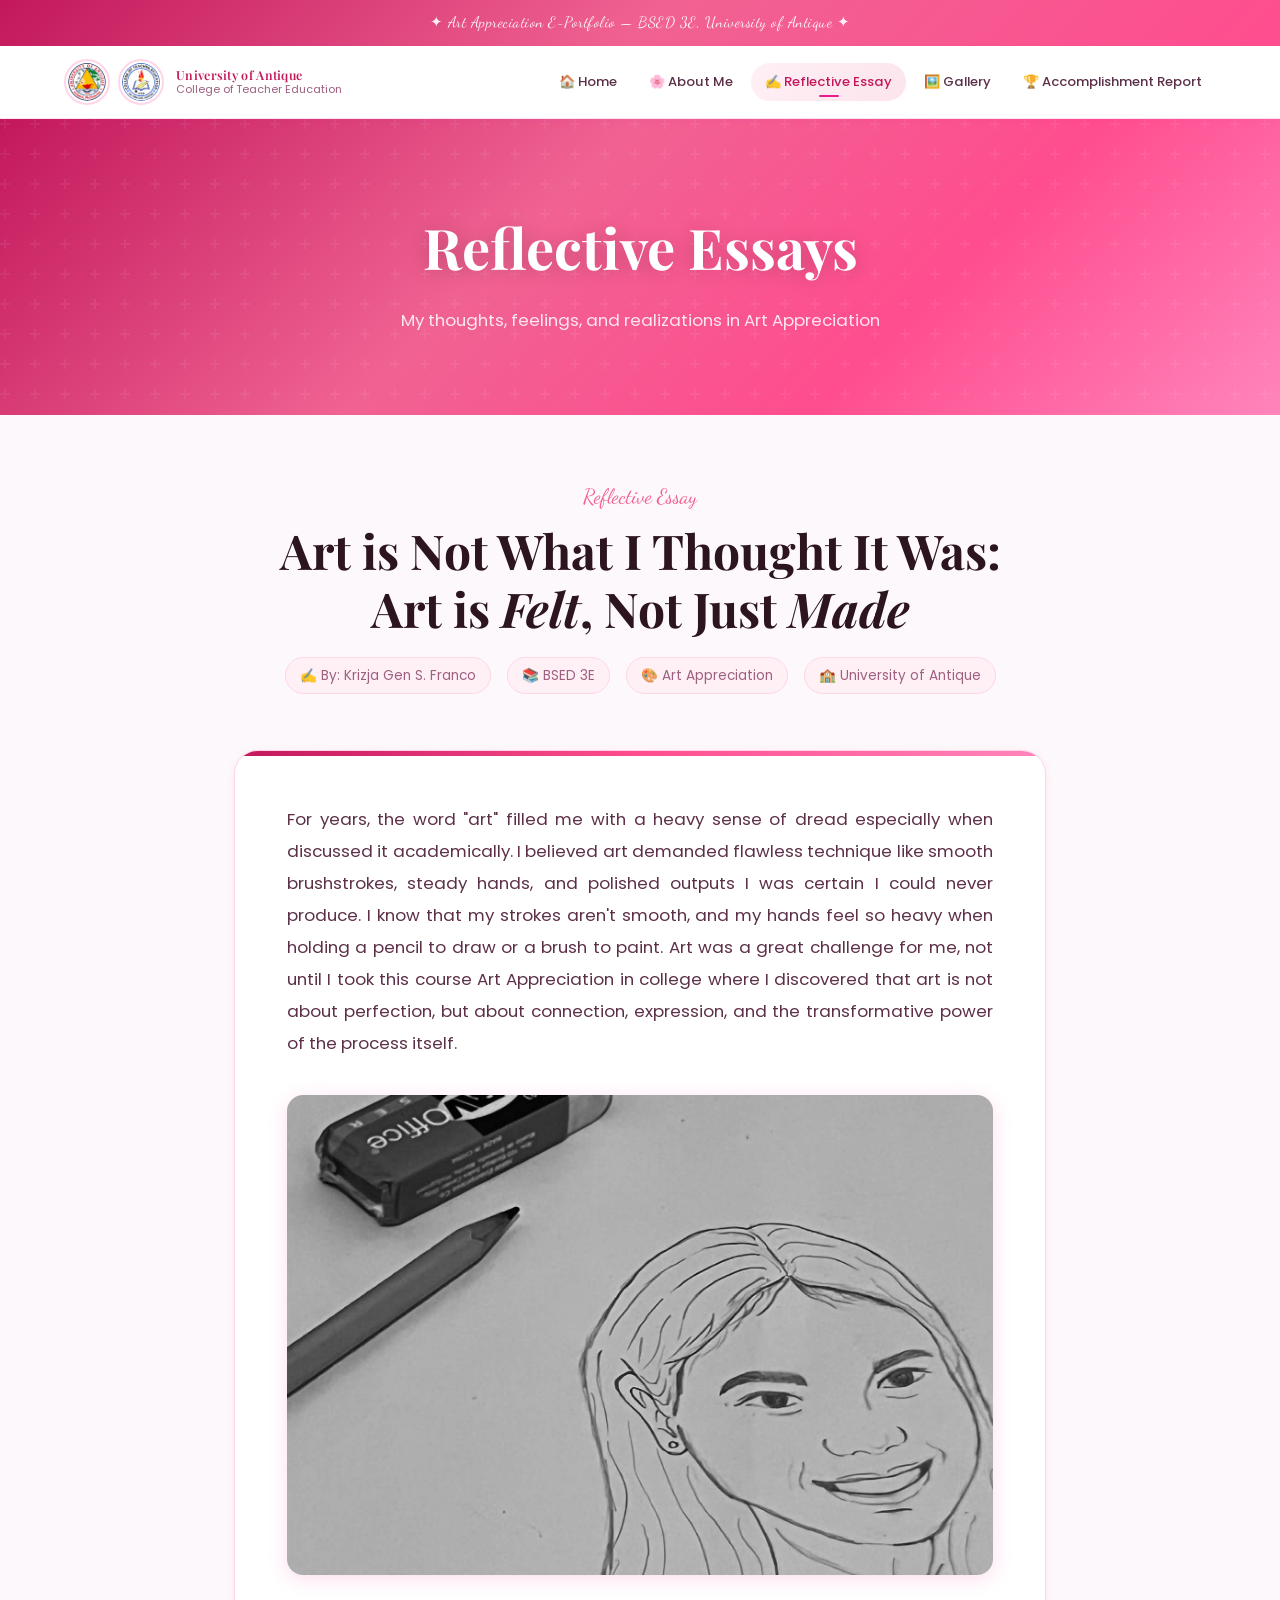
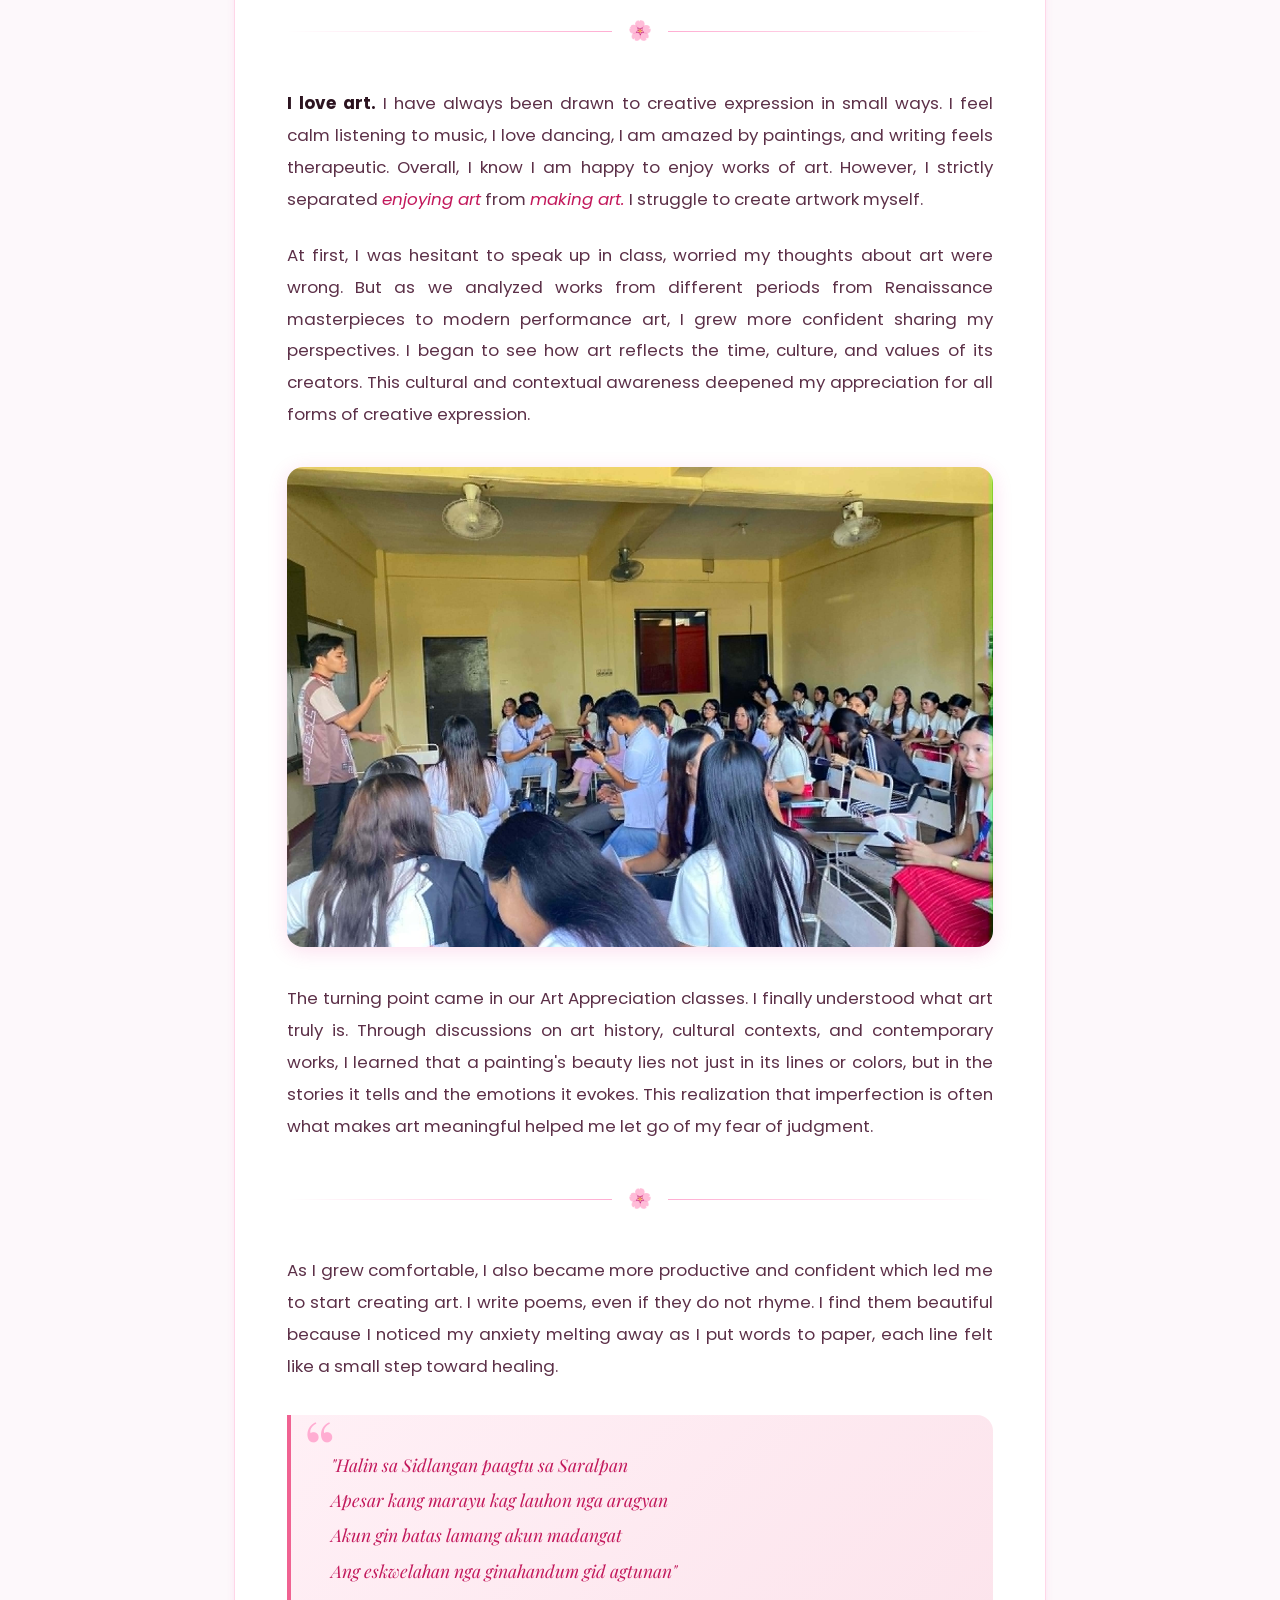
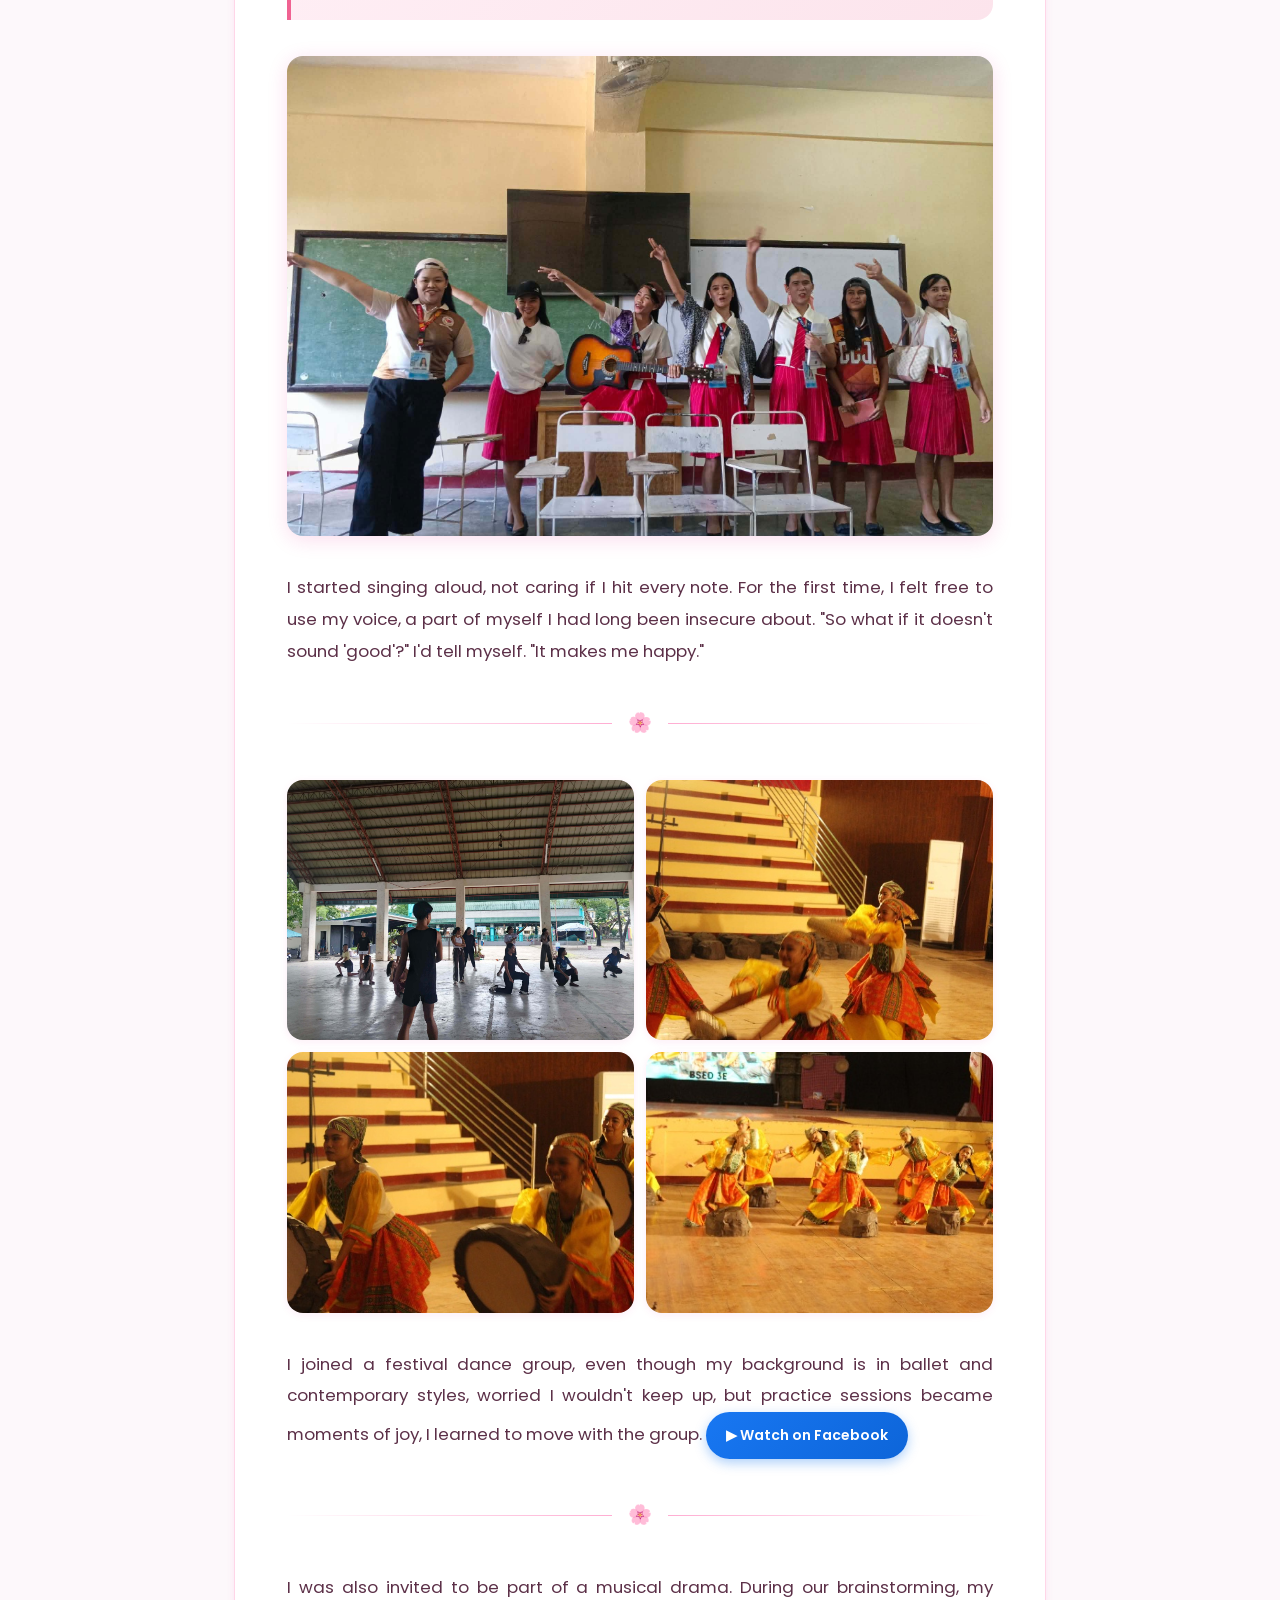
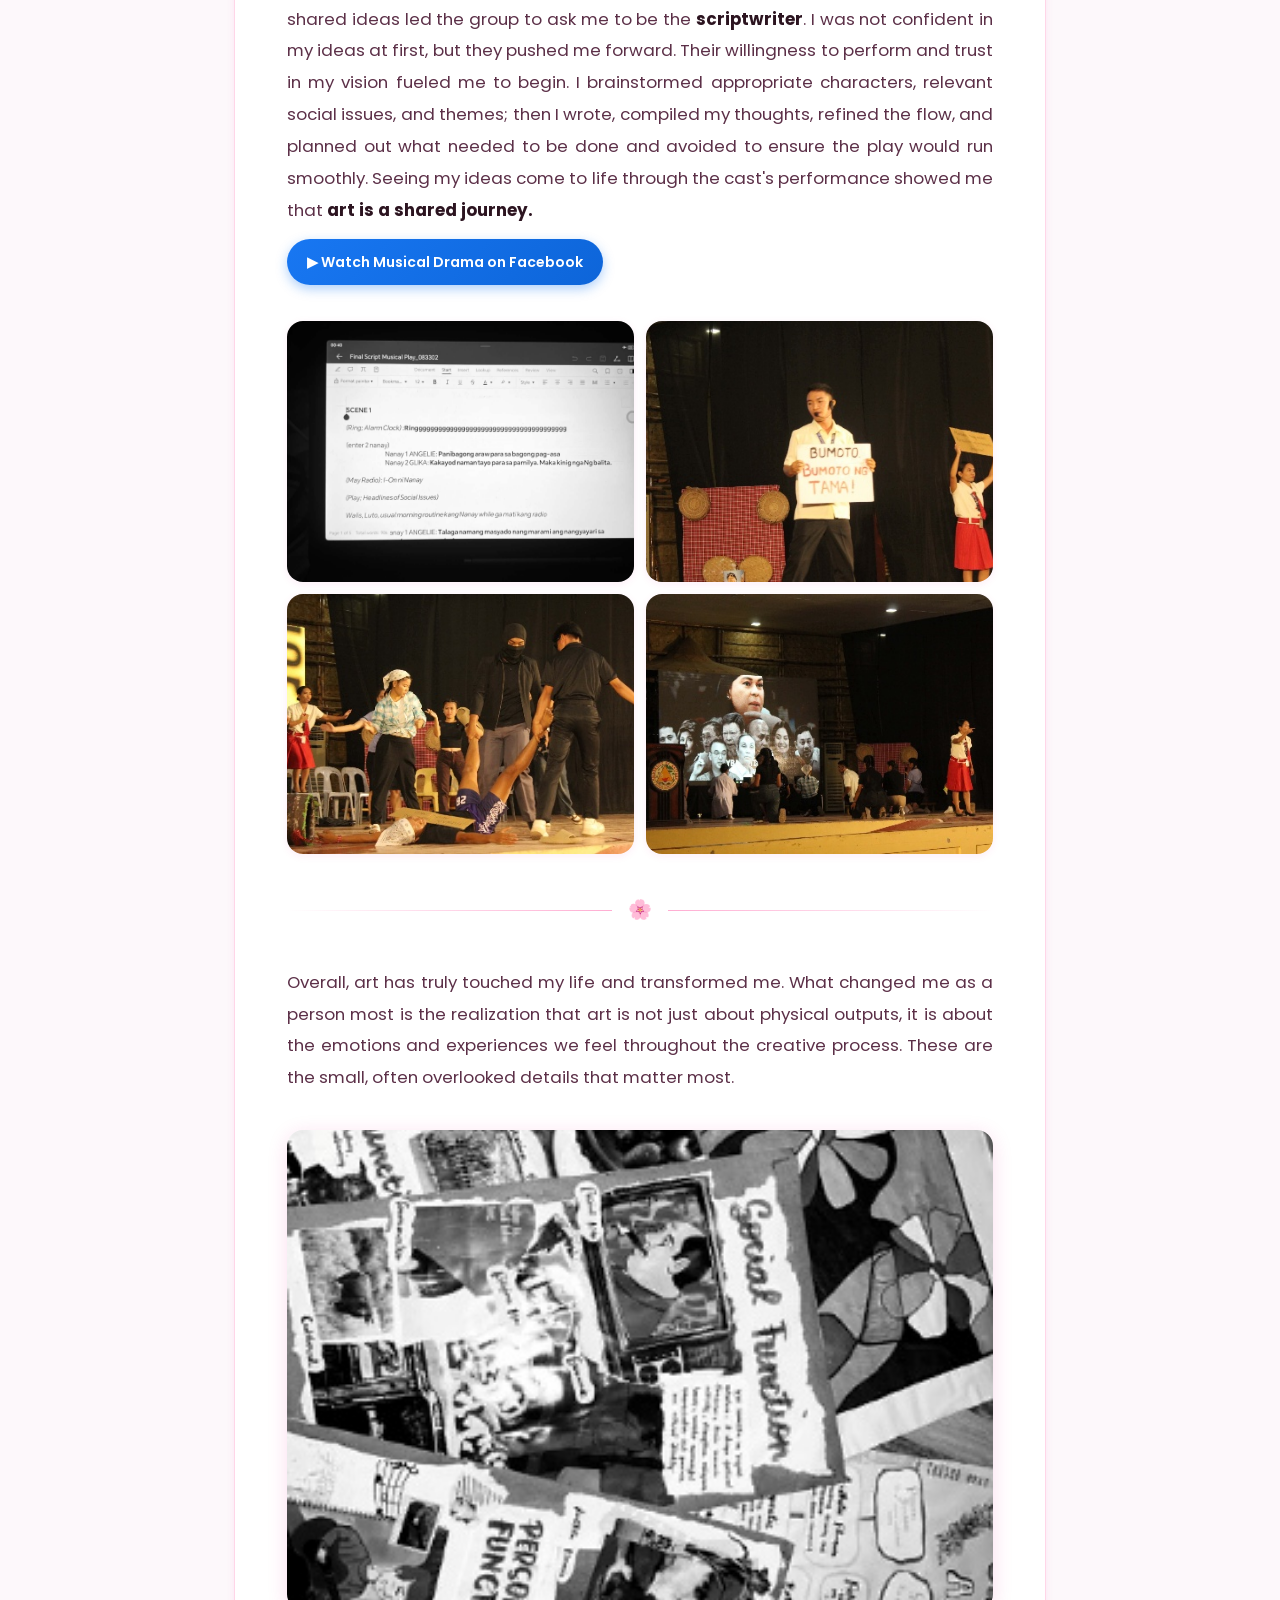
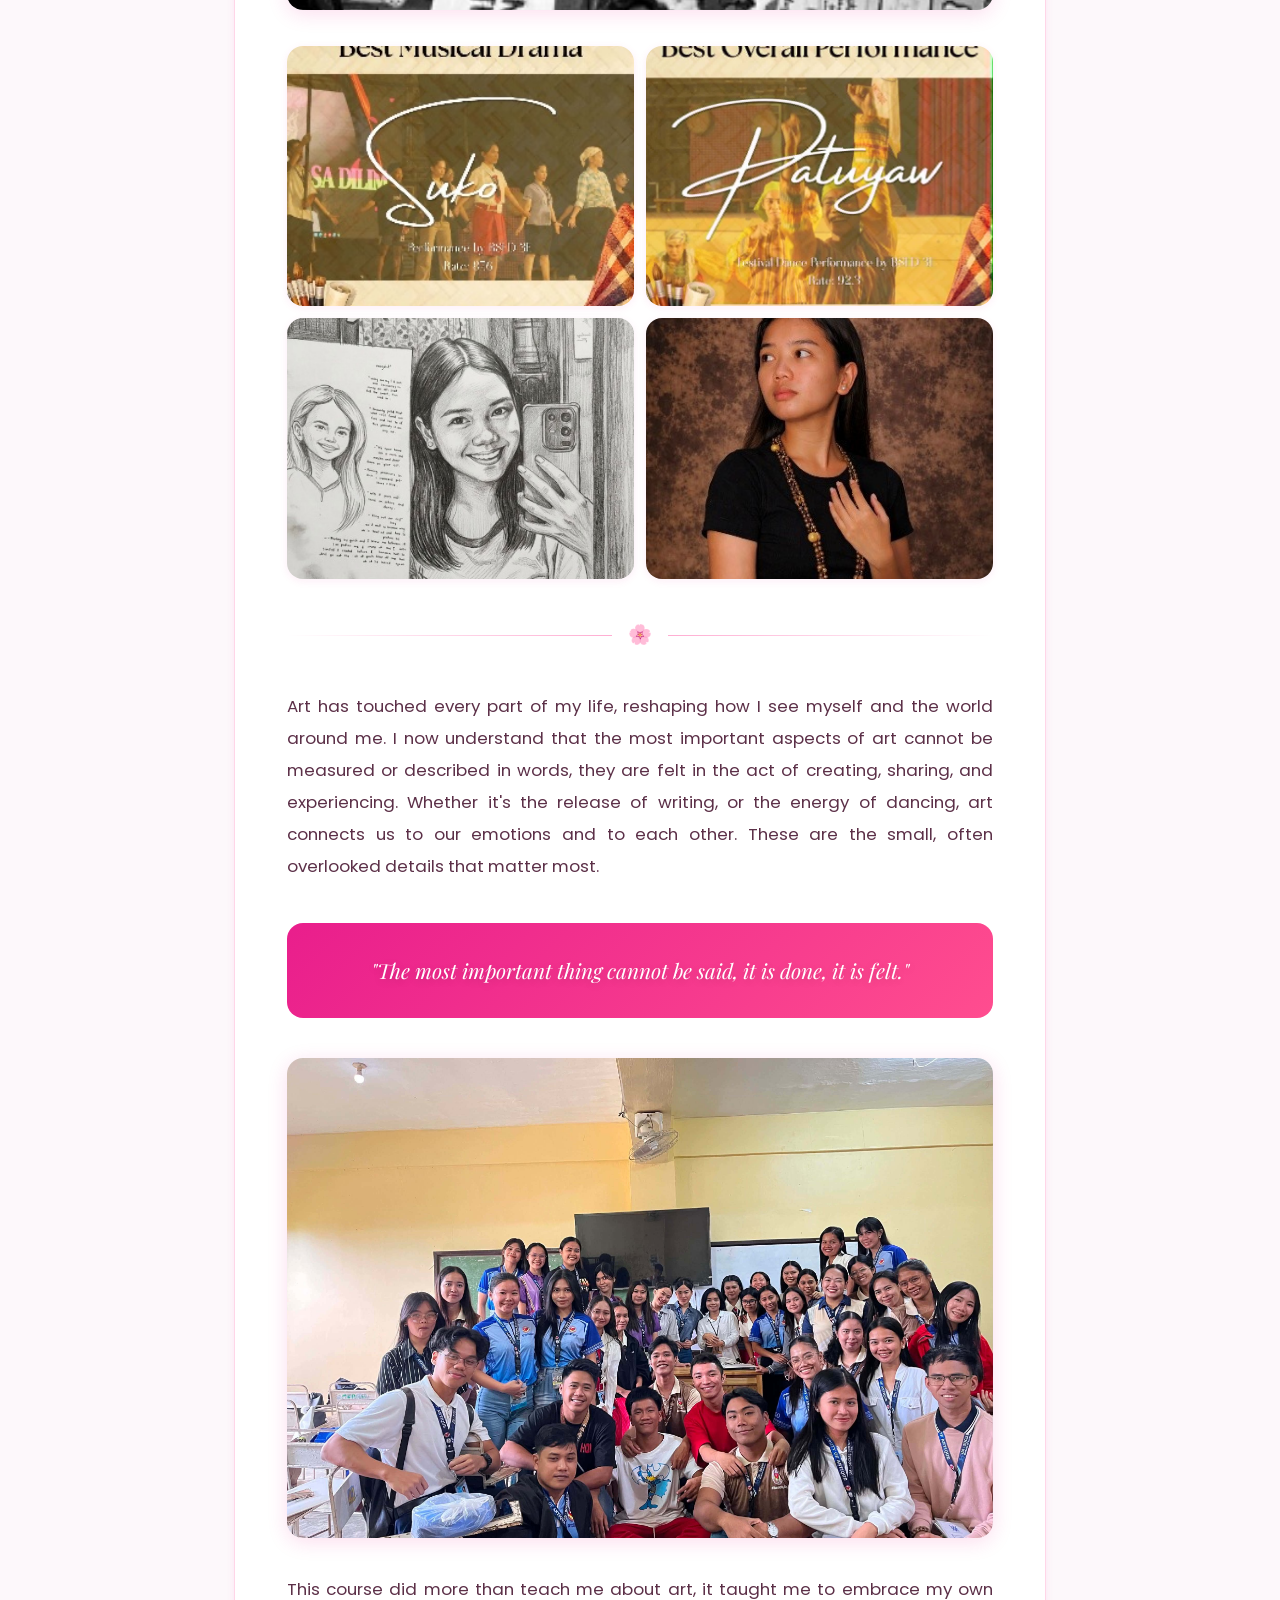
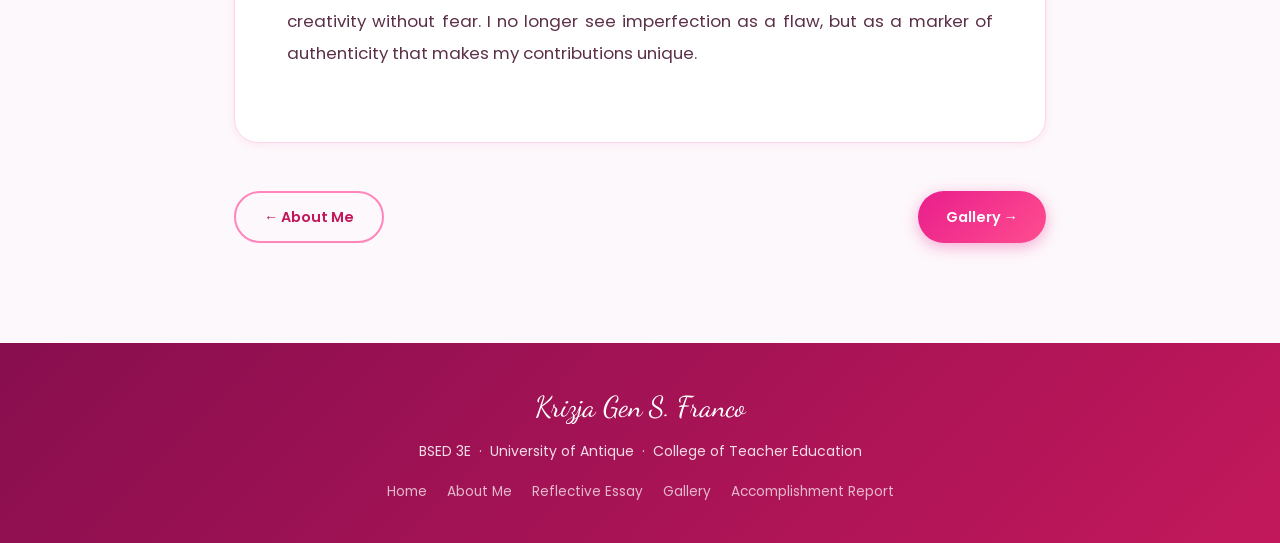
<file: ReflectiveEssay.html>
<!DOCTYPE html>
<html lang="en">
<head>
  <meta charset="UTF-8" />
  <meta name="viewport" content="width=device-width, initial-scale=1.0" />
  <title>Reflective Essay | Krizja Gen Franco – Art Appreciation E-Portfolio</title>
  <meta name="description" content="Reflective essays on Art Appreciation by Krizja Gen S. Franco, BSED 3E, University of Antique." />
  <link rel="stylesheet" href="styles.css" />
  <style>
    /* ── ESSAY PAGE ── */
    .essay-wrap {
      max-width: 860px;
      margin: 0 auto;
      padding: 64px 24px 100px;
    }

    /* Essay header */
    .essay-header {
      text-align: center;
      margin-bottom: 56px;
    }

    .essay-header .eyebrow {
      font-family: var(--font-accent);
      font-size: 1.3rem;
      color: var(--pink-400);
      display: block;
      margin-bottom: 8px;
    }

    .essay-title {
      font-family: var(--font-display);
      font-size: clamp(2rem, 5vw, 3rem);
      color: var(--text-dark);
      line-height: 1.2;
    }

    .essay-meta {
      display: flex;
      justify-content: center;
      gap: 16px;
      flex-wrap: wrap;
      margin-top: 20px;
    }

    .essay-meta span {
      display: flex;
      align-items: center;
      gap: 6px;
      font-size: 0.85rem;
      color: var(--text-light);
      background: var(--pink-50);
      padding: 6px 14px;
      border-radius: 99px;
      border: 1px solid var(--pink-100);
    }

    /* Essay body */
    .essay-body {
      background: white;
      border-radius: var(--radius-lg);
      box-shadow: var(--shadow-sm);
      overflow: hidden;
      border: 1px solid var(--pink-100);
    }

    /* Top color bar */
    .essay-body::before {
      display: none; /* applied via .essay-top-bar */
    }

    .essay-top-bar {
      height: 5px;
      background: linear-gradient(90deg, var(--pink-600), var(--rose), var(--pink-300));
    }

    .essay-inner {
      padding: 48px 52px;
    }

    /* Paragraphs */
    .essay-para {
      font-size: 1.05rem;
      line-height: 1.9;
      color: var(--text-mid);
      margin-bottom: 24px;
      text-align: justify;
    }

    .essay-para em   { color: var(--pink-600); font-style: italic; }
    .essay-para strong { color: var(--text-dark); }

    /* Poem block */
    .poem-stanza {
      background: linear-gradient(135deg, var(--pink-50), var(--blush));
      border-left: 4px solid var(--pink-400);
      border-radius: 0 var(--radius-md) var(--radius-md) 0;
      padding: 32px 40px;
      margin: 32px 0;
      position: relative;
    }

    .poem-stanza::before {
      content: '\201C';
      position: absolute;
      top: -8px;
      left: 12px;
      font-size: 5rem;
      color: var(--pink-200);
      font-family: var(--font-display);
      line-height: 1;
    }

    .poem-line {
      font-family: var(--font-display);
      font-style: italic;
      font-size: 1.1rem;
      color: var(--pink-600);
      line-height: 2;
      display: block;
    }

    /* Essay images */
    .essay-img-wrap {
      margin: 36px 0;
      border-radius: var(--radius-md);
      overflow: hidden;
      box-shadow: var(--shadow-md);
      position: relative;
    }

    .essay-img-wrap img {
      width: 100%;
      height: auto;
      max-height: 480px;
      object-fit: cover;
      display: block;
      transition: transform 0.5s ease;
    }

    .essay-img-wrap:hover img {
      transform: scale(1.02);
    }

    /* Multi-image grid */
    .essay-img-grid {
      display: grid;
      gap: 12px;
      margin: 36px 0;
    }

    .essay-img-grid.cols-2 { grid-template-columns: 1fr 1fr; }
    .essay-img-grid.cols-3 { grid-template-columns: 1fr 1fr 1fr; }
    .essay-img-grid.cols-4 { grid-template-columns: 1fr 1fr; }

    .essay-img-grid .img-item {
      border-radius: var(--radius-md);
      overflow: hidden;
      box-shadow: var(--shadow-sm);
      aspect-ratio: 4/3;
    }
    .essay-img-grid .img-item img {
      width: 100%;
      height: 100%;
      object-fit: cover;
      transition: transform 0.5s ease;
    }
    .essay-img-grid .img-item:hover img { transform: scale(1.05); }

    /* Section divider */
    .section-divider {
      display: flex;
      align-items: center;
      gap: 16px;
      margin: 40px 0;
    }

    .section-divider::before,
    .section-divider::after {
      content: '';
      flex: 1;
      height: 1px;
      background: linear-gradient(to right, transparent, var(--pink-200));
    }
    .section-divider::after {
      background: linear-gradient(to left, transparent, var(--pink-200));
    }
    .section-divider span { color: var(--pink-300); font-size: 1.2rem; }

    /* Quote highlight */
    .highlight-quote {
      background: linear-gradient(135deg, var(--pink-500), var(--rose));
      border-radius: var(--radius-md);
      padding: 32px 40px;
      margin: 40px 0;
      text-align: center;
    }

    .highlight-quote p {
      font-family: var(--font-display);
      font-style: italic;
      font-size: 1.3rem;
      color: white;
      line-height: 1.5;
      text-shadow: 0 2px 10px rgba(0,0,0,0.15);
    }

    /* FB Link */
    .fb-link-wrap {
      margin: 16px 0;
    }

    .fb-link {
      display: inline-flex;
      align-items: center;
      gap: 8px;
      padding: 10px 20px;
      background: linear-gradient(135deg, #1877f2, #0d65d9);
      color: white;
      border-radius: var(--radius-xl);
      font-size: 0.875rem;
      font-weight: 600;
      transition: all var(--transition);
      box-shadow: 0 4px 12px rgba(24,119,242,0.35);
    }
    .fb-link:hover {
      transform: translateY(-2px);
      box-shadow: 0 6px 20px rgba(24,119,242,0.5);
    }

    /* Progress dots */
    .reading-progress {
      position: fixed;
      top: 0;
      left: 0;
      height: 3px;
      background: linear-gradient(90deg, var(--pink-400), var(--rose));
      z-index: 9999;
      transition: width 0.1s ease;
    }

    /* ── Responsive: Large screens ── */
    @media (min-width: 1400px) {
      .essay-wrap { max-width: 960px; }
      .essay-inner { padding: 56px 64px; }
      .essay-para { font-size: 1.1rem; }
    }

    /* ── Responsive: Tablet ── */
    @media (max-width: 768px) {
      .essay-wrap { padding: 48px 20px 80px; }
      .essay-inner { padding: 36px 28px; }
      .essay-header { margin-bottom: 40px; }
      .essay-title { font-size: 1.8rem; }
      .essay-para { font-size: 0.95rem; }
      .poem-stanza { padding: 24px 28px; }
      .poem-line { font-size: 1rem; }
      .highlight-quote { padding: 24px 28px; }
      .highlight-quote p { font-size: 1.1rem; }
      .essay-img-grid.cols-3 { grid-template-columns: 1fr 1fr; }
    }

    /* ── Responsive: Small mobile ── */
    @media (max-width: 480px) {
      .essay-wrap { padding: 32px 16px 60px; }
      .essay-inner { padding: 24px 18px; }
      .essay-header { margin-bottom: 32px; }
      .essay-header .eyebrow { font-size: 1.05rem; }
      .essay-title { font-size: 1.4rem; }
      .essay-meta { gap: 8px; }
      .essay-meta span { font-size: 0.75rem; padding: 4px 10px; }
      .essay-para { font-size: 0.9rem; line-height: 1.8; margin-bottom: 18px; text-align: left; }
      .poem-stanza { padding: 20px 18px; margin: 24px 0; }
      .poem-stanza::before { font-size: 3.5rem; top: -6px; left: 8px; }
      .poem-line { font-size: 0.92rem; line-height: 1.9; }
      .highlight-quote { padding: 20px 18px; margin: 28px 0; }
      .highlight-quote p { font-size: 1rem; }
      .fb-link { padding: 8px 16px; font-size: 0.8rem; }
      .essay-img-wrap { margin: 24px 0; }
      .essay-img-grid { margin: 24px 0; gap: 8px; }
      .essay-img-grid.cols-2,
      .essay-img-grid.cols-3,
      .essay-img-grid.cols-4 { grid-template-columns: 1fr; }
      .section-divider { margin: 28px 0; }
    }

    /* ── Responsive: Extra small ── */
    @media (max-width: 360px) {
      .essay-inner { padding: 20px 14px; }
      .essay-para { font-size: 0.85rem; }
      .essay-title { font-size: 1.2rem; }
    }
  </style>
  <link rel="icon" type="image/png" href="UA LOGO.png" />
</head>
<body>

  <!-- Reading Progress Bar -->
  <div class="reading-progress" id="readingProgress"></div>

  <!-- TOP BANNER -->
  <div class="top-banner">
    ✦ Art Appreciation E-Portfolio — BSED 3E, University of Antique ✦
  </div>

  <!-- NAVIGATION -->
  <nav class="navbar" role="navigation">
    <div class="nav-container">
      <div class="nav-brand">
        <div class="nav-logos">
          <img src="UA LOGO.png"  alt="University of Antique Logo"        class="nav-logo-img" />
          <img src="CTE LOGO.png" alt="College of Teacher Education Logo" class="nav-logo-img" />
        </div>
        <div class="nav-brand-text">
          <span class="uni-name">University of Antique</span>
          <span class="college-name">College of Teacher Education</span>
        </div>
      </div>
      <ul class="nav-links" id="navLinks">
        <li><a href="Home.html"                              >🏠 Home</a></li>
        <li><a href="Aboutme.html"                           >🌸 About Me</a></li>
        <li><a href="ReflectiveEssay.html"        class="active">✍️ Reflective Essay</a></li>
        <li><a href="Media.html"                             >🖼️ Gallery</a></li>
        <li><a href="AccomplishmentReport.html"              >🏆 Accomplishment Report</a></li>
      </ul>
      <div class="nav-toggle" id="navToggle" role="button" aria-label="Open menu">
        <span></span><span></span><span></span>
      </div>
    </div>
  </nav>

  <!-- PAGE HERO -->
  <div class="page-hero">
    <h1>Reflective Essays</h1>
    <p>My thoughts, feelings, and realizations in Art Appreciation</p>
  </div>

  <!-- ESSAY CONTENT -->
  <div class="essay-wrap">

    <!-- Essay Header -->
    <div class="essay-header">
      <span class="eyebrow">Reflective Essay</span>
      <h2 class="essay-title">Art is Not What I Thought It Was:<br>Art is <em>Felt</em>, Not Just <em>Made</em></h2>
      <div class="essay-meta">
        <span>✍️ By: Krizja Gen S. Franco</span>
        <span>📚 BSED 3E</span>
        <span>🎨 Art Appreciation</span>
        <span>🏫 University of Antique</span>
      </div>
    </div>

    <!-- Essay Body -->
    <article class="essay-body">
      <div class="essay-top-bar"></div>
      <div class="essay-inner">

        <!-- Opening paragraph + image1 -->
        <p class="essay-para">
          For years, the word "art" filled me with a heavy sense of dread especially when discussed it academically. I believed art demanded flawless technique like smooth brushstrokes, steady hands, and polished outputs I was certain I could never produce. I know that my strokes aren't smooth, and my hands feel so heavy when holding a pencil to draw or a brush to paint. Art was a great challenge for me, not until I took this course Art Appreciation in college where I discovered that art is not about perfection, but about connection, expression, and the transformative power of the process itself.
        </p>

        <div class="essay-img-wrap">
          <img src="essay_images/image1.jpeg" alt="Art Appreciation – opening reflection" loading="lazy" />
        </div>

        <div class="section-divider"><span>🌸</span></div>

        <!-- Second section -->
        <p class="essay-para">
          <strong>I love art.</strong> I have always been drawn to creative expression in small ways. I feel calm listening to music, I love dancing, I am amazed by paintings, and writing feels therapeutic. Overall, I know I am happy to enjoy works of art. However, I strictly separated <em>enjoying art</em> from <em>making art.</em> I struggle to create artwork myself.
        </p>

        <p class="essay-para">
          At first, I was hesitant to speak up in class, worried my thoughts about art were wrong. But as we analyzed works from different periods from Renaissance masterpieces to modern performance art, I grew more confident sharing my perspectives. I began to see how art reflects the time, culture, and values of its creators. This cultural and contextual awareness deepened my appreciation for all forms of creative expression.
        </p>

        <div class="essay-img-wrap">
          <img src="essay_images/image2.jpeg" alt="Discovering art in class" loading="lazy" />
        </div>

        <!-- Turning point -->
        <p class="essay-para">
          The turning point came in our Art Appreciation classes. I finally understood what art truly is. Through discussions on art history, cultural contexts, and contemporary works, I learned that a painting's beauty lies not just in its lines or colors, but in the stories it tells and the emotions it evokes. This realization that imperfection is often what makes art meaningful helped me let go of my fear of judgment.
        </p>

        <div class="section-divider"><span>🌸</span></div>

        <!-- Growth section -->
        <p class="essay-para">
          As I grew comfortable, I also became more productive and confident which led me to start creating art. I write poems, even if they do not rhyme. I find them beautiful because I noticed my anxiety melting away as I put words to paper, each line felt like a small step toward healing.
        </p>

        <!-- Poem Block -->
        <div class="poem-stanza" aria-label="Poem by Krizja Gen S. Franco">
          <span class="poem-line">"Halin sa Sidlangan paagtu sa Saralpan</span>
          <span class="poem-line">Apesar kang marayu kag lauhon nga aragyan</span>
          <span class="poem-line">Akun gin batas lamang akun madangat</span>
          <span class="poem-line">Ang eskwelahan nga ginahandum gid agtunan"</span>
        </div>

        <!-- Singing -->
        <div class="essay-img-wrap">
          <img src="essay_images/image3.jpeg" alt="Singing – finding my voice through art" loading="lazy" />
        </div>

        <p class="essay-para">
          I started singing aloud, not caring if I hit every note. For the first time, I felt free to use my voice, a part of myself I had long been insecure about. "So what if it doesn't sound 'good'?" I'd tell myself. "It makes me happy."
        </p>

        <div class="section-divider"><span>🌸</span></div>

        <!-- Dance section -->
        <div class="essay-img-grid cols-2">
          <div class="img-item"><img src="essay_images/image4.jpeg" alt="Festival dance practice" loading="lazy" /></div>
          <div class="img-item"><img src="essay_images/image9.jpeg" alt="Festival dance performance 1" loading="lazy" /></div>
          <div class="img-item"><img src="essay_images/image10.jpeg" alt="Festival dance performance 2" loading="lazy" /></div>
          <div class="img-item"><img src="essay_images/image11.jpeg" alt="Festival dance performance 3" loading="lazy" /></div>
        </div>

        <p class="essay-para">
          I joined a festival dance group, even though my background is in ballet and contemporary styles, worried I wouldn't keep up, but practice sessions became moments of joy, I learned to move with the group.
          <span class="fb-link-wrap">
            <a href="https://web.facebook.com/reel/1498863675363734" target="_blank" rel="noopener" class="fb-link">▶ Watch on Facebook</a>
          </span>
        </p>

        <div class="section-divider"><span>🌸</span></div>

        <!-- Drama section -->
        <p class="essay-para">
          I was also invited to be part of a musical drama. During our brainstorming, my shared ideas led the group to ask me to be the <strong>scriptwriter</strong>. I was not confident in my ideas at first, but they pushed me forward. Their willingness to perform and trust in my vision fueled me to begin. I brainstormed appropriate characters, relevant social issues, and themes; then I wrote, compiled my thoughts, refined the flow, and planned out what needed to be done and avoided to ensure the play would run smoothly. Seeing my ideas come to life through the cast's performance showed me that <strong>art is a shared journey.</strong>
          <span class="fb-link-wrap" style="margin-top:12px; display:block;">
            <a href="https://web.facebook.com/reel/35992873503692856" target="_blank" rel="noopener" class="fb-link">▶ Watch Musical Drama on Facebook</a>
          </span>
        </p>

        <!-- Drama photos grid -->
        <div class="essay-img-grid cols-4">
          <div class="img-item"><img src="essay_images/image5.jpeg" alt="Musical drama photo 1" loading="lazy" /></div>
          <div class="img-item"><img src="essay_images/image6.jpeg" alt="Musical drama photo 2" loading="lazy" /></div>
          <div class="img-item"><img src="essay_images/image7.jpeg" alt="Musical drama photo 3" loading="lazy" /></div>
          <div class="img-item"><img src="essay_images/image8.jpeg" alt="Musical drama photo 4" loading="lazy" /></div>
        </div>

        <div class="section-divider"><span>🌸</span></div>

        <!-- Transformation -->
        <p class="essay-para">
          Overall, art has truly touched my life and transformed me. What changed me as a person most is the realization that art is not just about physical outputs, it is about the emotions and experiences we feel throughout the creative process. These are the small, often overlooked details that matter most.
        </p>

        <div class="essay-img-wrap">
          <img src="essay_images/image12.jpeg" alt="Art transformation moment" loading="lazy" />
        </div>

        <!-- More photos grid -->
        <div class="essay-img-grid cols-4">
          <div class="img-item"><img src="essay_images/image13.jpeg" alt="Art activity photo 1" loading="lazy" /></div>
          <div class="img-item"><img src="essay_images/image14.jpeg" alt="Art activity photo 2" loading="lazy" /></div>
          <div class="img-item"><img src="essay_images/image15.jpeg" alt="Art activity photo 3" loading="lazy" /></div>
          <div class="img-item"><img src="essay_images/image16.jpeg" alt="Art activity photo 4" loading="lazy" /></div>
        </div>

        <div class="section-divider"><span>🌸</span></div>

        <!-- Conclusion -->
        <p class="essay-para">
          Art has touched every part of my life, reshaping how I see myself and the world around me. I now understand that the most important aspects of art cannot be measured or described in words, they are felt in the act of creating, sharing, and experiencing. Whether it's the release of writing, or the energy of dancing, art connects us to our emotions and to each other. These are the small, often overlooked details that matter most.
        </p>

        <!-- Highlight quote -->
        <div class="highlight-quote">
          <p>"The most important thing cannot be said, it is done, it is felt."</p>
        </div>

        <div class="essay-img-wrap">
          <img src="essay_images/image17.jpeg" alt="Final reflection" loading="lazy" />
        </div>

        <p class="essay-para">
          This course did more than teach me about art, it taught me to embrace my own creativity without fear. I no longer see imperfection as a flaw, but as a marker of authenticity that makes my contributions unique.
        </p>

      </div><!-- /essay-inner -->
    </article>

    <!-- Navigation -->
    <div style="display:flex; justify-content:space-between; margin-top:48px; flex-wrap:wrap; gap:16px;">
      <a href="Aboutme.html"  class="btn btn-outline">← About Me</a>
      <a href="Media.html"    class="btn btn-primary">Gallery →</a>
    </div>

  </div><!-- /essay-wrap -->

  <!-- FOOTER -->
  <footer>
    <div class="footer-logo">Krizja Gen S. Franco</div>
    <p>BSED 3E &nbsp;·&nbsp; University of Antique &nbsp;·&nbsp; College of Teacher Education</p>
    <nav class="footer-links" aria-label="Footer navigation">
      <a href="Home.html">Home</a>
      <a href="Aboutme.html">About Me</a>
      <a href="ReflectiveEssay.html">Reflective Essay</a>
      <a href="Media.html">Gallery</a>
      <a href="AccomplishmentReport.html">Accomplishment Report</a>
    </nav>
  </footer>

  <script>
    // Mobile nav toggle
    const toggle = document.getElementById('navToggle');
    const links  = document.getElementById('navLinks');
    toggle.addEventListener('click', () => links.classList.toggle('open'));

    // Reading progress bar
    window.addEventListener('scroll', () => {
      const scrollTop = window.scrollY;
      const docHeight = document.documentElement.scrollHeight - window.innerHeight;
      const progress  = (scrollTop / docHeight) * 100;
      document.getElementById('readingProgress').style.width = progress + '%';
    });
  </script>
</body>
</html>
</file>
<file: styles.css>
/* ============================================================
   Art Appreciation E-Portfolio — Global Styles
   Theme: Pink & White
   ============================================================ */

@import url('https://fonts.googleapis.com/css2?family=Playfair+Display:ital,wght@0,400;0,600;0,700;1,400;1,600&family=Poppins:wght@300;400;500;600;700&family=Dancing+Script:wght@400;600;700&display=swap');

/* ── CSS Custom Properties ── */
:root {
  --pink-50:  #fff0f6;
  --pink-100: #ffd6e8;
  --pink-200: #ffadd2;
  --pink-300: #ff85bb;
  --pink-400: #f06292;
  --pink-500: #e91e8c;
  --pink-600: #c2185b;
  --pink-700: #880e4f;
  --rose:     #ff4d8f;
  --blush:    #fce4ec;
  --petal:    #fdf0f5;
  --white:    #ffffff;
  --off-white:#fdf8fb;
  --text-dark:#2c1420;
  --text-mid: #5c3048;
  --text-light:#9e6080;

  --font-display: 'Playfair Display', serif;
  --font-body:    'Poppins', sans-serif;
  --font-accent:  'Dancing Script', cursive;

  --shadow-sm:  0 2px 8px rgba(233, 30, 140, 0.08);
  --shadow-md:  0 4px 20px rgba(233, 30, 140, 0.15);
  --shadow-lg:  0 8px 40px rgba(233, 30, 140, 0.20);
  --shadow-xl:  0 16px 60px rgba(233, 30, 140, 0.25);

  --radius-sm:  8px;
  --radius-md:  16px;
  --radius-lg:  24px;
  --radius-xl:  40px;

  --transition: 0.3s cubic-bezier(0.4, 0, 0.2, 1);
}

/* ── Reset & Base ── */
*, *::before, *::after { box-sizing: border-box; margin: 0; padding: 0; }

html {
  scroll-behavior: smooth;
  width: 100%;
  height: 100%;
}

body {
  font-family: var(--font-body);
  background-color: var(--off-white);
  color: var(--text-dark);
  line-height: 1.7;
  overflow-x: hidden;
  width: 100%;
  min-height: 100vh;
  margin: 0;
  padding: 0;
}

img { max-width: 100%; display: block; }

a { text-decoration: none; color: inherit; }

/* ── Scrollbar ── */
::-webkit-scrollbar { width: 8px; }
::-webkit-scrollbar-track { background: var(--pink-50); }
::-webkit-scrollbar-thumb { background: var(--pink-300); border-radius: 99px; }
::-webkit-scrollbar-thumb:hover { background: var(--pink-500); }

/* ── Top Banner ── */
.top-banner {
  background: linear-gradient(135deg, var(--pink-600) 0%, var(--pink-400) 50%, var(--rose) 100%);
  padding: 10px 16px;
  text-align: center;
  font-family: var(--font-accent);
  font-size: clamp(0.7rem, 2.5vw, 0.95rem);
  color: rgba(255,255,255,0.9);
  letter-spacing: 0.5px;
  width: 100%;
  display: block;
  box-sizing: border-box;
  overflow: hidden;
  white-space: nowrap;
  text-overflow: ellipsis;
}

/* ── Navigation ── */
.navbar {
  position: sticky;
  top: 0;
  z-index: 1000;
  background: rgba(255, 255, 255, 0.92);
  backdrop-filter: blur(20px);
  -webkit-backdrop-filter: blur(20px);
  border-bottom: 1px solid rgba(233, 30, 140, 0.12);
  box-shadow: var(--shadow-sm);
  width: 100%;
  left: 0;
  right: 0;
}

.nav-container {
  max-width: 1200px;
  margin: 0 auto;
  padding: 0 24px;
  display: flex;
  align-items: center;
  justify-content: space-between;
  height: 72px;
}

.nav-brand {
  display: flex;
  align-items: center;
  gap: 12px;
}

.nav-logos {
  display: flex;
  gap: 8px;
}

.nav-logo-img {
  height: 46px;
  width: 46px;
  object-fit: contain;
  border-radius: 50%;
  border: 2px solid var(--pink-100);
  background: white;
  padding: 2px;
  transition: transform var(--transition);
}
.nav-logo-img:hover { transform: scale(1.1); }

.nav-brand-text {
  display: flex;
  flex-direction: column;
  line-height: 1.2;
}
.nav-brand-text .uni-name {
  font-family: var(--font-display);
  font-size: 0.78rem;
  font-weight: 600;
  color: var(--pink-600);
  letter-spacing: 0.3px;
}
.nav-brand-text .college-name {
  font-size: 0.68rem;
  color: var(--text-light);
  font-weight: 400;
}

.nav-links {
  display: flex;
  list-style: none;
  gap: 4px;
}

.nav-links a {
  display: flex;
  align-items: center;
  gap: 6px;
  padding: 8px 16px;
  border-radius: var(--radius-xl);
  font-size: 0.875rem;
  font-weight: 500;
  color: var(--text-mid);
  transition: all var(--transition);
  position: relative;
  white-space: nowrap;
}

.nav-links a:hover,
.nav-links a.active {
  background: linear-gradient(135deg, var(--pink-50), var(--blush));
  color: var(--pink-600);
}

.nav-links a.active::after {
  content: '';
  position: absolute;
  bottom: 4px;
  left: 50%;
  transform: translateX(-50%);
  width: 20px;
  height: 2px;
  background: var(--pink-500);
  border-radius: 99px;
}

/* Hamburger */
.nav-toggle {
  display: none;
  flex-direction: column;
  gap: 5px;
  cursor: pointer;
  padding: 8px;
  min-width: 44px;
  min-height: 44px;
  align-items: center;
  justify-content: center;
}
.nav-toggle span {
  display: block;
  width: 24px;
  height: 2px;
  background: var(--pink-500);
  border-radius: 99px;
  transition: all var(--transition);
}

/* ── Page Hero ── */
.page-hero {
  background: linear-gradient(135deg, var(--pink-600) 0%, var(--pink-400) 40%, var(--rose) 70%, var(--pink-300) 100%);
  padding: 80px 24px;
  text-align: center;
  position: relative;
  overflow: hidden;
  width: 100%;
  box-sizing: border-box;
}

.page-hero::before {
  content: '';
  position: absolute;
  inset: 0;
  background: url("data:image/svg+xml,%3Csvg width='60' height='60' viewBox='0 0 60 60' xmlns='http://www.w3.org/2000/svg'%3E%3Cg fill='none' fill-rule='evenodd'%3E%3Cg fill='%23ffffff' fill-opacity='0.06'%3E%3Cpath d='M36 34v-4h-2v4h-4v2h4v4h2v-4h4v-2h-4zm0-30V0h-2v4h-4v2h4v4h2V6h4V4h-4zM6 34v-4H4v4H0v2h4v4h2v-4h4v-2H6zM6 4V0H4v4H0v2h4v4h2V6h4V4H6z'/%3E%3C/g%3E%3C/g%3E%3C/svg%3E");
}

.page-hero h1 {
  font-family: var(--font-display);
  font-size: clamp(2rem, 5vw, 3.5rem);
  color: white;
  text-shadow: 0 2px 20px rgba(0,0,0,0.2);
  position: relative;
  z-index: 1;
}

.page-hero p {
  color: rgba(255,255,255,0.85);
  font-size: 1.05rem;
  margin-top: 12px;
  position: relative;
  z-index: 1;
}

/* ── Main Content Container ── */
.main-content {
  max-width: 1200px;
  margin: 0 auto;
  padding: 0 24px 80px;
}

/* ── Section Heading ── */
.section-heading {
  text-align: center;
  margin-bottom: 48px;
}

.section-heading .eyebrow {
  font-family: var(--font-accent);
  font-size: 1.2rem;
  color: var(--pink-400);
  display: block;
  margin-bottom: 8px;
}

.section-heading h2 {
  font-family: var(--font-display);
  font-size: clamp(1.6rem, 3vw, 2.4rem);
  color: var(--text-dark);
}

.section-heading .divider {
  display: flex;
  align-items: center;
  gap: 12px;
  margin-top: 16px;
  justify-content: center;
}

.section-heading .divider::before,
.section-heading .divider::after {
  content: '';
  flex: 1;
  max-width: 80px;
  height: 1px;
  background: linear-gradient(to right, transparent, var(--pink-300));
}

.section-heading .divider::after {
  background: linear-gradient(to left, transparent, var(--pink-300));
}

.section-heading .divider span {
  font-size: 1.2rem;
}

/* ── Card ── */
.card {
  background: white;
  border-radius: var(--radius-lg);
  box-shadow: var(--shadow-sm);
  overflow: hidden;
  transition: box-shadow var(--transition), transform var(--transition);
  border: 1px solid var(--pink-100);
}

.card:hover {
  box-shadow: var(--shadow-md);
  transform: translateY(-4px);
}

/* ── Pink Tag ── */
.pink-tag {
  display: inline-block;
  background: linear-gradient(135deg, var(--pink-100), var(--blush));
  color: var(--pink-600);
  font-size: 0.75rem;
  font-weight: 600;
  padding: 4px 12px;
  border-radius: 99px;
  letter-spacing: 0.5px;
  text-transform: uppercase;
}

/* ── Buttons ── */
.btn {
  display: inline-flex;
  align-items: center;
  gap: 8px;
  padding: 12px 28px;
  border-radius: var(--radius-xl);
  font-family: var(--font-body);
  font-size: 0.9rem;
  font-weight: 600;
  cursor: pointer;
  border: none;
  transition: all var(--transition);
  text-decoration: none;
}

.btn-primary {
  background: linear-gradient(135deg, var(--pink-500), var(--rose));
  color: white;
  box-shadow: 0 4px 15px rgba(233, 30, 140, 0.35);
}

.btn-primary:hover {
  transform: translateY(-2px);
  box-shadow: 0 6px 25px rgba(233, 30, 140, 0.5);
}

.btn-outline {
  border: 2px solid var(--pink-300);
  color: var(--pink-600);
  background: transparent;
}

.btn-outline:hover {
  background: var(--pink-50);
}

/* ── Footer ── */
footer {
  background: linear-gradient(135deg, var(--pink-700) 0%, var(--pink-600) 100%);
  color: rgba(255,255,255,0.85);
  text-align: center;
  padding: 40px 24px;
  width: 100%;
  box-sizing: border-box;
}

footer p {
  font-size: 0.875rem;
  margin-top: 8px;
}

footer .footer-logo {
  font-family: var(--font-accent);
  font-size: 1.8rem;
  color: white;
}

footer .footer-links {
  display: flex;
  justify-content: center;
  gap: 20px;
  margin-top: 16px;
  flex-wrap: wrap;
}

footer .footer-links a {
  color: rgba(255,255,255,0.7);
  font-size: 0.85rem;
  transition: color var(--transition);
}

footer .footer-links a:hover { color: white; }

/* ── Floating Petals Animation ── */
@keyframes floatUp {
  0%   { transform: translateY(0) rotate(0deg) scale(1); opacity: 0.7; }
  50%  { transform: translateY(-60px) rotate(180deg) scale(1.1); opacity: 0.4; }
  100% { transform: translateY(-120px) rotate(360deg) scale(0.8); opacity: 0; }
}

/* ── Poem / Quote Styles ── */
.poem-block {
  background: linear-gradient(135deg, var(--pink-50), var(--blush));
  border-left: 4px solid var(--pink-400);
  border-radius: 0 var(--radius-md) var(--radius-md) 0;
  padding: 24px 32px;
  margin: 24px 0;
  font-family: var(--font-display);
  font-style: italic;
  color: var(--text-mid);
  position: relative;
}

.poem-block::before {
  content: '\201C';
  font-size: 4rem;
  color: var(--pink-200);
  position: absolute;
  top: -10px;
  left: 12px;
  line-height: 1;
  font-family: var(--font-display);
}

/* ── Fade-in Animation ── */
@keyframes fadeInUp {
  from { opacity: 0; transform: translateY(30px); }
  to   { opacity: 1; transform: translateY(0); }
}

.fade-in {
  animation: fadeInUp 0.7s ease forwards;
}

.fade-in-delay-1 { animation-delay: 0.1s; }
.fade-in-delay-2 { animation-delay: 0.2s; }
.fade-in-delay-3 { animation-delay: 0.3s; }

/* ── Responsive ── */

/* Large screens (1400px+) */
@media (min-width: 1400px) {
  .nav-container { max-width: 1400px; }
  .main-content { max-width: 1400px; }
  .page-hero { padding: 100px 48px; }
  .page-hero h1 { font-size: 3.8rem; }
  footer { padding: 56px 48px; }
}

/* Desktop (1024px–1399px) */
@media (min-width: 1024px) and (max-width: 1399px) {
  .nav-links a { padding: 8px 14px; font-size: 0.82rem; }
}

/* Tablet (769px–1023px) */
@media (min-width: 769px) and (max-width: 1023px) {
  .nav-links a { padding: 6px 10px; font-size: 0.78rem; gap: 4px; }
  .nav-logo-img { height: 38px; width: 38px; }
  .page-hero { padding: 64px 24px; }
}

/* Mobile (768px and below) */
@media (max-width: 768px) {
  .nav-links {
    display: none;
    position: absolute;
    top: 100%;
    left: 0;
    width: 100%;
    max-height: calc(100vh - 72px);
    overflow-y: auto;
    background: rgba(255, 255, 255, 0.98);
    flex-direction: column;
    align-items: center;
    justify-content: flex-start;
    padding: 32px 24px;
    gap: 8px;
    backdrop-filter: blur(20px);
    -webkit-backdrop-filter: blur(20px);
    z-index: 9999;
    box-shadow: 0 10px 30px rgba(0,0,0,0.1);
    border-bottom: 2px solid var(--pink-100);
  }

  .nav-links.open {
    display: flex;
    animation: slideDown 0.3s ease forwards;
  }

  @keyframes slideDown {
    from { opacity: 0; transform: translateY(-10px); }
    to   { opacity: 1; transform: translateY(0); }
  }

  .nav-links li { width: 100%; }

  .nav-links a {
    font-size: 1.05rem;
    padding: 14px 24px;
    width: 100%;
    text-align: center;
    justify-content: center;
    border-radius: var(--radius-md);
    min-height: 48px;
  }

  .nav-links a:hover,
  .nav-links a.active {
    background: linear-gradient(135deg, var(--pink-50), var(--blush));
  }

  .nav-toggle { display: flex; }

  .page-hero { padding: 56px 20px; }
  .page-hero h1 { font-size: clamp(1.6rem, 6vw, 2.4rem); }
  .page-hero p { font-size: 0.9rem; }

  .section-heading h2 { font-size: 1.5rem; }

  footer { padding: 32px 20px; }
  footer .footer-logo { font-size: 1.4rem; }
  footer p { font-size: 0.78rem; }
  footer .footer-links { gap: 12px; }
  footer .footer-links a { font-size: 0.78rem; }

  .btn { padding: 10px 22px; font-size: 0.85rem; }
}

/* Small mobile (480px and below) */
@media (max-width: 480px) {
  .nav-brand-text .uni-name { font-size: 0.65rem; }
  .nav-brand-text .college-name { font-size: 0.55rem; }
  .nav-logo-img { height: 34px; width: 34px; }
  .nav-container { padding: 0 12px; height: 64px; }

  .top-banner { padding: 8px 12px; font-size: 0.65rem; }

  .page-hero { padding: 44px 16px; }
  .page-hero h1 { font-size: 1.5rem; }
  .page-hero p { font-size: 0.82rem; margin-top: 8px; }

  .section-heading h2 { font-size: 1.3rem; }
  .section-heading .eyebrow { font-size: 1rem; }

  .pink-tag { font-size: 0.68rem; padding: 3px 10px; }

  footer { padding: 28px 16px; }
  footer .footer-logo { font-size: 1.2rem; }
  footer .footer-links { gap: 8px; }
  footer .footer-links a { font-size: 0.72rem; }
}

/* Extra small (360px and below) */
@media (max-width: 360px) {
  .nav-brand-text { display: none; }
  .nav-logos { gap: 4px; }
  .nav-logo-img { height: 30px; width: 30px; }
  .page-hero h1 { font-size: 1.3rem; }
}
</file>
